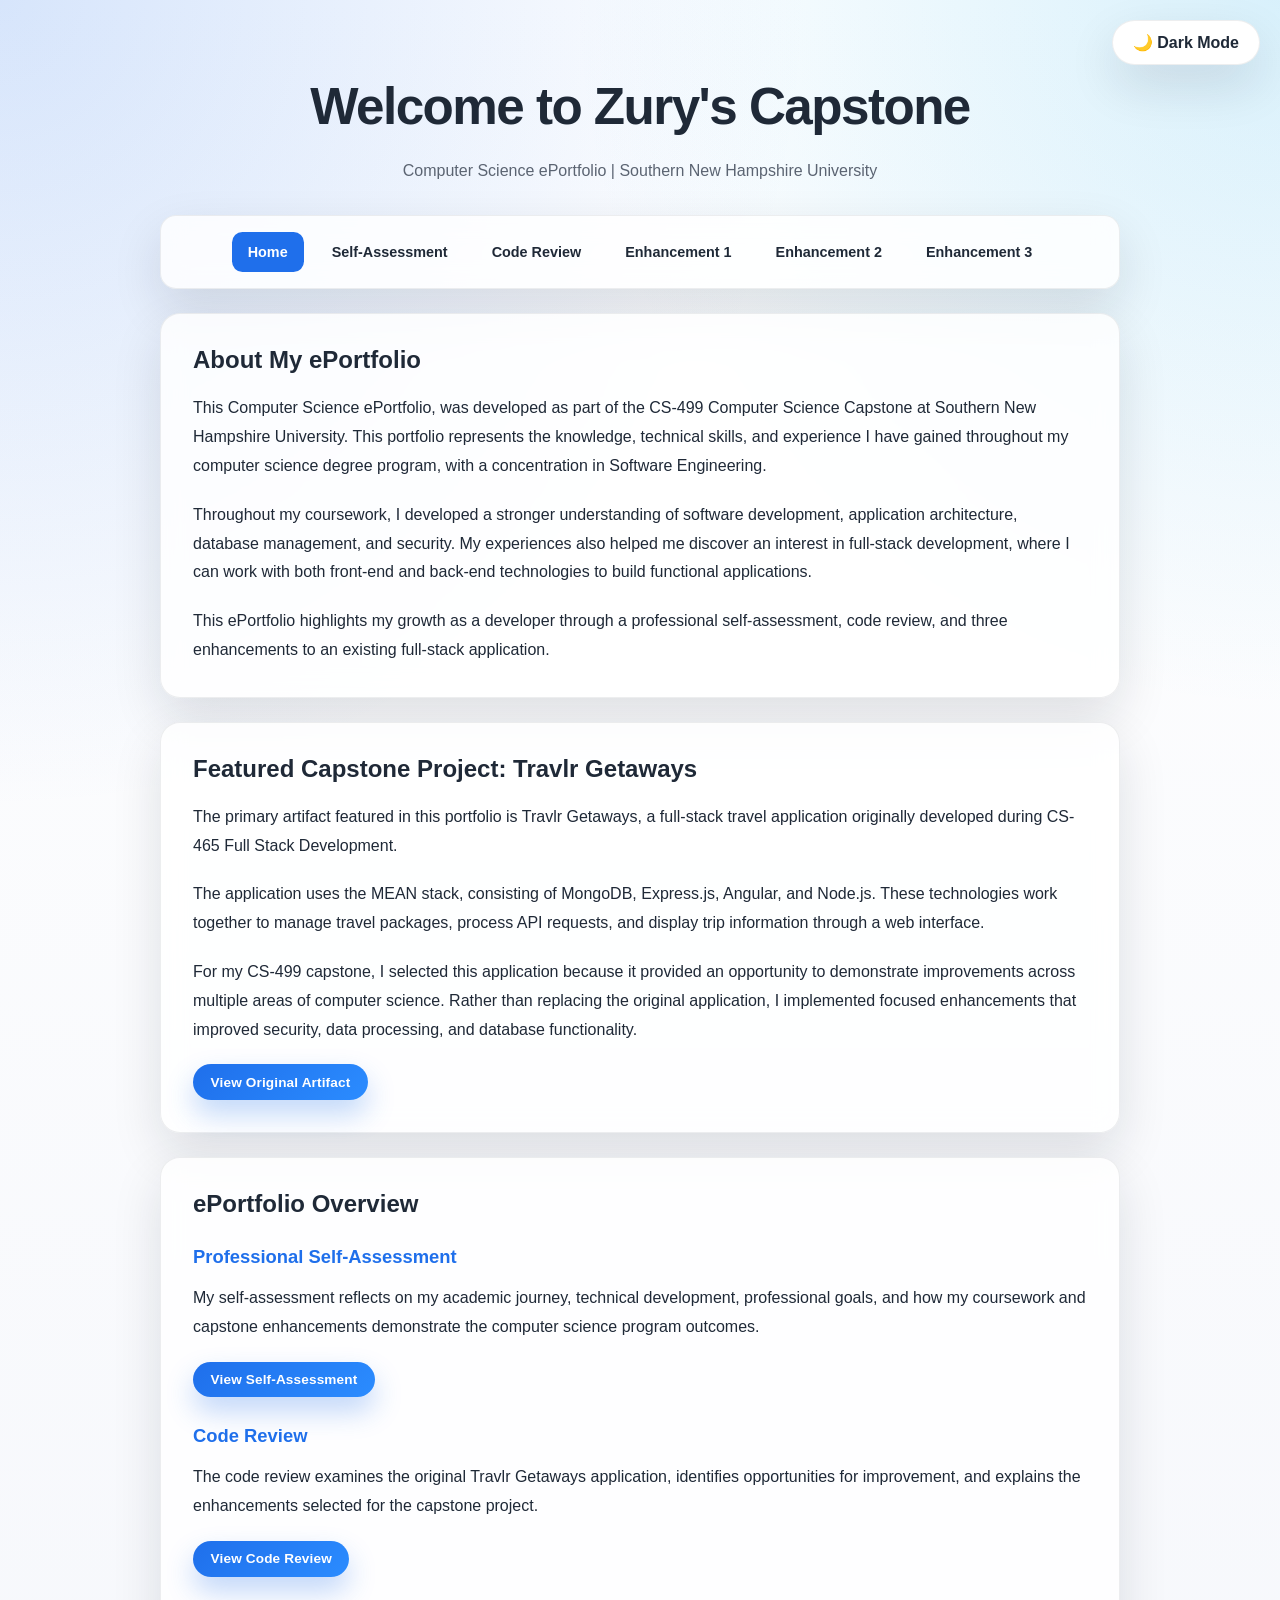
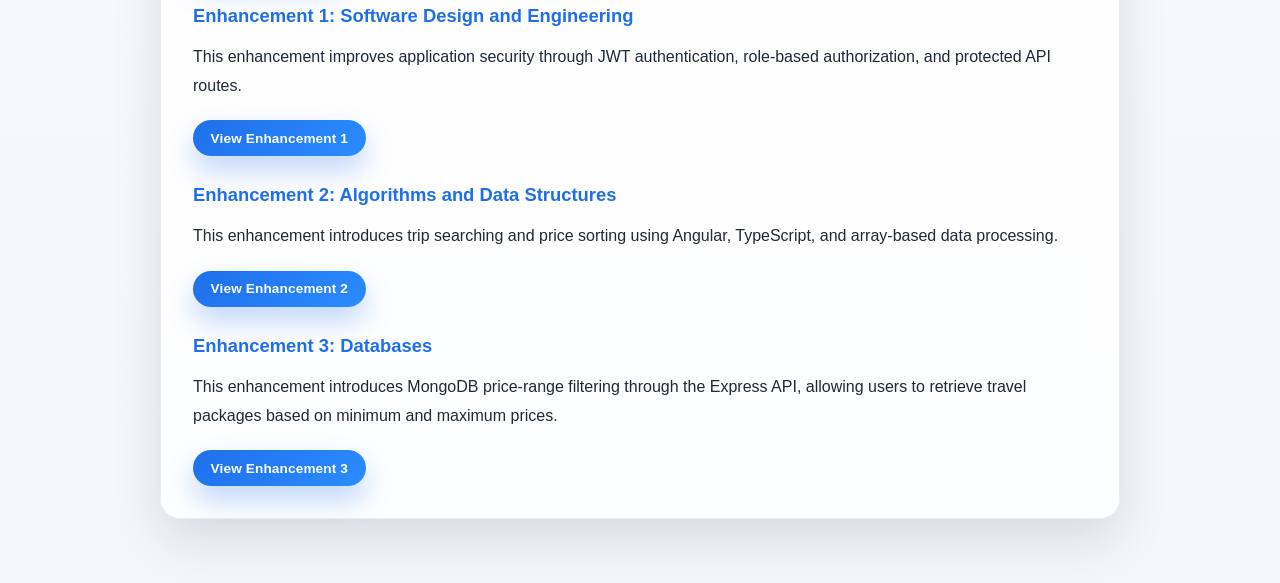
<file: index.html>
<!DOCTYPE html>
<html lang="en">

<head>
    <meta charset="UTF-8">
    <meta name="viewport"
          content="width=device-width, initial-scale=1.0">

    <title>Home | Zury's Capstone</title>

    <link rel="stylesheet" href="styles.css">
</head>

<body>

    <header>

        <h1 class="title">Welcome to Zury's Capstone</h1>

        <p class="subtitle">
            Computer Science ePortfolio |
            Southern New Hampshire University
        </p>

        <button
            id="theme-toggle"
            class="theme-toggle"
            type="button"
            aria-label="Switch color theme">
            🌙 Dark Mode
        </button>

        <nav class="navbar" aria-label="Main navigation">

            <a href="index.html"
               class="active"
               aria-current="page">
                Home
            </a>

            <a href="self-assessment.html">
                Self-Assessment
            </a>

            <a href="code-review.html">
                Code Review
            </a>

            <a href="enhancement-1.html">
                Enhancement 1
            </a>

            <a href="enhancement-2.html">
                Enhancement 2
            </a>

            <a href="enhancement-3.html">
                Enhancement 3
            </a>

        </nav>

    </header>

    <main>

        <!-- Welcome Section -->

        <section class="content-card">

            <h2>About My ePortfolio</h2>

            <p>
                This Computer Science ePortfolio, was
                developed as part of the CS-499 Computer
                Science Capstone at Southern New Hampshire
                University. This portfolio represents
                the knowledge, technical skills, and
                experience I have gained throughout
                my computer science degree program,
                with a concentration in Software Engineering.
            </p>

            <p>
                Throughout my coursework, I developed
                a stronger understanding of software
                development, application architecture,
                database management, and security.
                My experiences also helped me discover
                an interest in full-stack development,
                where I can work with both front-end
                and back-end technologies to build
                functional applications.
            </p>

            <p>
                This ePortfolio highlights my growth
                as a developer through a professional
                self-assessment, code review, and
                three enhancements to an existing
                full-stack application.
            </p>

        </section>


        <!-- Capstone Project -->

        <section class="content-card">

            <h2>Featured Capstone Project: Travlr Getaways</h2>

            <p>
                The primary artifact featured in this
                portfolio is Travlr Getaways, a full-stack
                travel application originally developed
                during CS-465 Full Stack Development.
            </p>

            <p>
                The application uses the MEAN stack,
                consisting of MongoDB, Express.js,
                Angular, and Node.js. These technologies
                work together to manage travel packages,
                process API requests, and display trip
                information through a web interface.
            </p>

            <p>
                For my CS-499 capstone, I selected this
                application because it provided an
                opportunity to demonstrate improvements
                across multiple areas of computer science.
                Rather than replacing the original
                application, I implemented focused
                enhancements that improved security,
                data processing, and database functionality.
            </p>

            <a
                href="https://github.com/Zmart027/CS-465-Full-Stack-Development-/tree/module7"
                class="button github-button"
                target="_blank"
                rel="noopener noreferrer">
                View Original Artifact
            </a>

        </section>


        <!-- Portfolio Overview -->

        <section class="content-card">

            <h2>ePortfolio Overview</h2>

            <h3>Professional Self-Assessment</h3>

            <p>
                My self-assessment reflects on my
                academic journey, technical development,
                professional goals, and how my coursework and
                capstone enhancements demonstrate the computer
                 science program outcomes.
            </p>

            <a href="self-assessment.html"
               class="button github-button">
                View Self-Assessment
            </a>


            <h3>Code Review</h3>

            <p>
                The code review examines the original
                Travlr Getaways application, identifies
                opportunities for improvement, and
                explains the enhancements selected
                for the capstone project.
            </p>

            <a href="code-review.html"
               class="button github-button">
                View Code Review
            </a>


            <h3>Enhancement 1: Software Design and Engineering</h3>

            <p>
                This enhancement improves application
                security through JWT authentication,
                role-based authorization, and
                protected API routes.
            </p>

            <a href="enhancement-1.html"
               class="button github-button">
                View Enhancement 1
            </a>


            <h3>Enhancement 2: Algorithms and Data Structures</h3>

            <p>
                This enhancement introduces trip
                searching and price sorting using
                Angular, TypeScript, and array-based
                data processing.
            </p>

            <a href="enhancement-2.html"
               class="button github-button">
                View Enhancement 2
            </a>


            <h3>Enhancement 3: Databases</h3>

            <p>
                This enhancement introduces MongoDB
                price-range filtering through the
                Express API, allowing users to
                retrieve travel packages based on
                minimum and maximum prices.
            </p>

            <a href="enhancement-3.html"
               class="button github-button">
                View Enhancement 3
            </a>

        </section>

    </main>

    <script src="theme.js"></script>

</body>
</html>
</file>
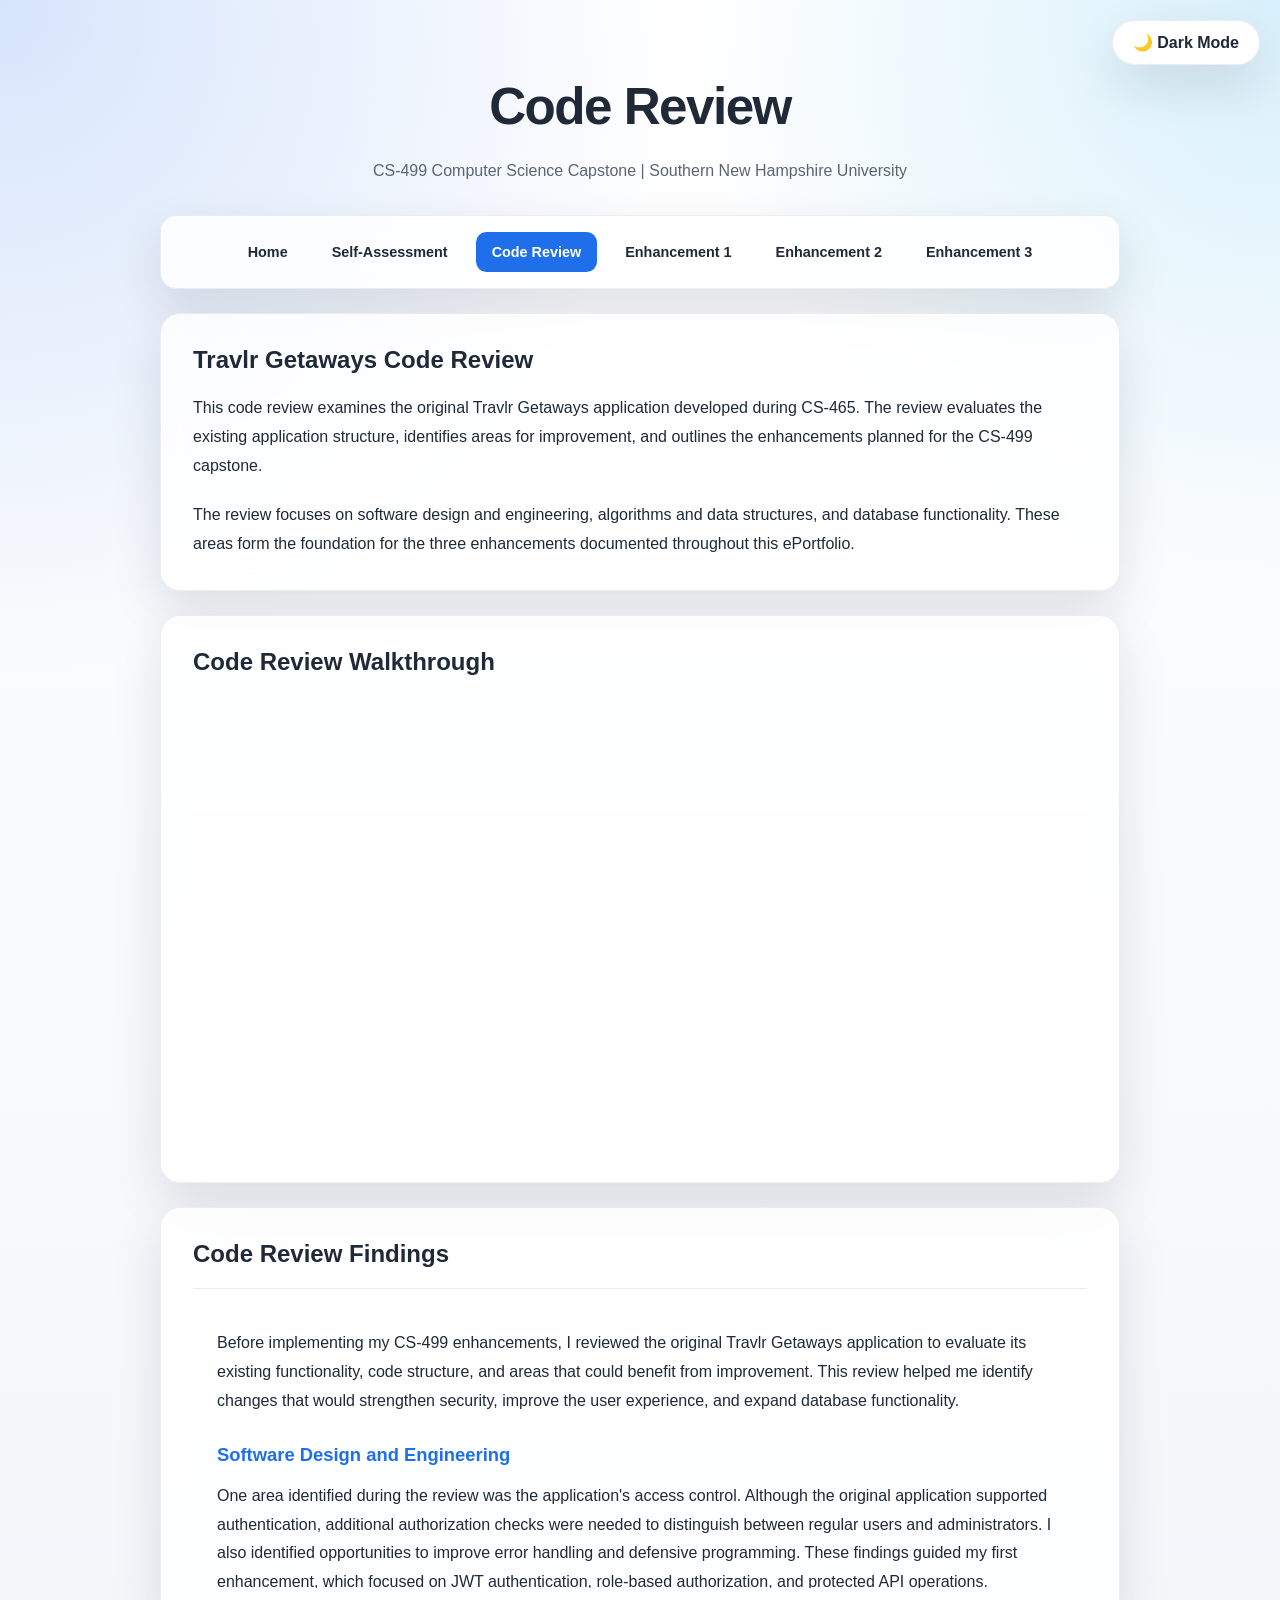
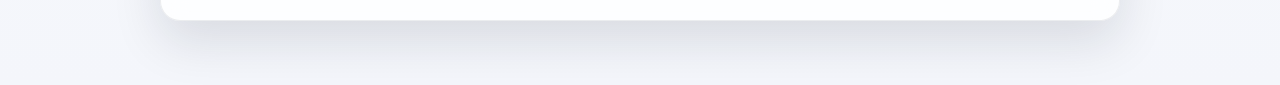
<file: code-review.html>
<!DOCTYPE html>
<html lang="en">

<head>
    <meta charset="UTF-8">
    <meta name="viewport" content="width=device-width, initial-scale=1.0">

    <title>Code Review | Zury's Capstone</title>

    <link rel="stylesheet" href="styles.css">
</head>

<body>

    <header>
        <h1 class="title">Code Review</h1>

        <p class="subtitle">
            CS-499 Computer Science Capstone |
            Southern New Hampshire University
        </p>

        <button id="theme-toggle" class="theme-toggle" type="button" aria-label="Switch color theme">
            🌙 Dark Mode
        </button>

        <nav class="navbar" aria-label="Main navigation">
            <a href="index.html">Home</a>

            <a href="self-assessment.html">
                Self-Assessment
            </a>

            <a href="code-review.html" class="active" aria-current="page">
                Code Review
            </a>

            <a href="enhancement-1.html">
                Enhancement 1
            </a>

            <a href="enhancement-2.html">
                Enhancement 2
            </a>

            <a href="enhancement-3.html">
                Enhancement 3
            </a>
        </nav>
    </header>

    <main>
        <section class="content-card">

            <h2>Travlr Getaways Code Review</h2>

            <p>
                This code review examines the original
                Travlr Getaways application developed
                during CS-465. The review evaluates
                the existing application structure,
                identifies areas for improvement,
                and outlines the enhancements planned
                for the CS-499 capstone.
            </p>

            <p>
                The review focuses on software design
                and engineering, algorithms and data
                structures, and database functionality.
                These areas form the foundation for
                the three enhancements documented
                throughout this ePortfolio.
            </p>

        </section>

        <section class="content-card">

            <h2>Code Review Walkthrough</h2>


            <iframe width="100%" height="450" src="https://www.youtube.com/embed/PY5qNLx3NuE"
                title="CS-499 Capstone Code Review" frameborder="0"
                allow="accelerometer; autoplay; clipboard-write; encrypted-media; gyroscope; picture-in-picture; web-share"
                referrerpolicy="strict-origin-when-cross-origin" allowfullscreen>
            </iframe>


        </section>

        <section class="content-card">

            <h2>Code Review Findings</h2>

            <div class="code-findings-scroll">

                <p>
                    Before implementing my CS-499 enhancements,
                    I reviewed the original Travlr Getaways
                    application to evaluate its existing
                    functionality, code structure, and areas
                    that could benefit from improvement.
                    This review helped me identify changes
                    that would strengthen security, improve
                    the user experience, and expand database
                    functionality.
                </p>

                <h3>Software Design and Engineering</h3>

                <p>
                    One area identified during the review was
                    the application's access control.
                    Although the original application supported
                    authentication, additional authorization
                    checks were needed to distinguish between
                    regular users and administrators.
                    I also identified opportunities to improve
                    error handling and defensive programming.
                    These findings guided my first enhancement,
                    which focused on JWT authentication,
                    role-based authorization, and protected
                    API operations.
                </p>

                <h3>Algorithms and Data Structures</h3>

                <p>
                    The original trip listing displayed available
                    travel packages but offered limited options
                    for organizing or locating specific trips.
                    I identified an opportunity to improve
                    usability by introducing search and sorting
                    functionality. My second enhancement
                    addresses this limitation by implementing
                    client-side trip searching and price sorting
                    using Angular and TypeScript.
                </p>

                <h3>Databases</h3>

                <p>
                    The original application retrieved trip
                    information from MongoDB without allowing
                    users to filter results by a selected
                    price range. I identified an opportunity
                    to extend the existing API to support
                    database-side filtering. My third
                    enhancement introduced minimum and maximum
                    price parameters and MongoDB comparison
                    operators to retrieve trips within a
                    specified price range.
                </p>

            </div>

        </section>
    </main>

    <script src="theme.js"></script>

</body>

</html>
</file>
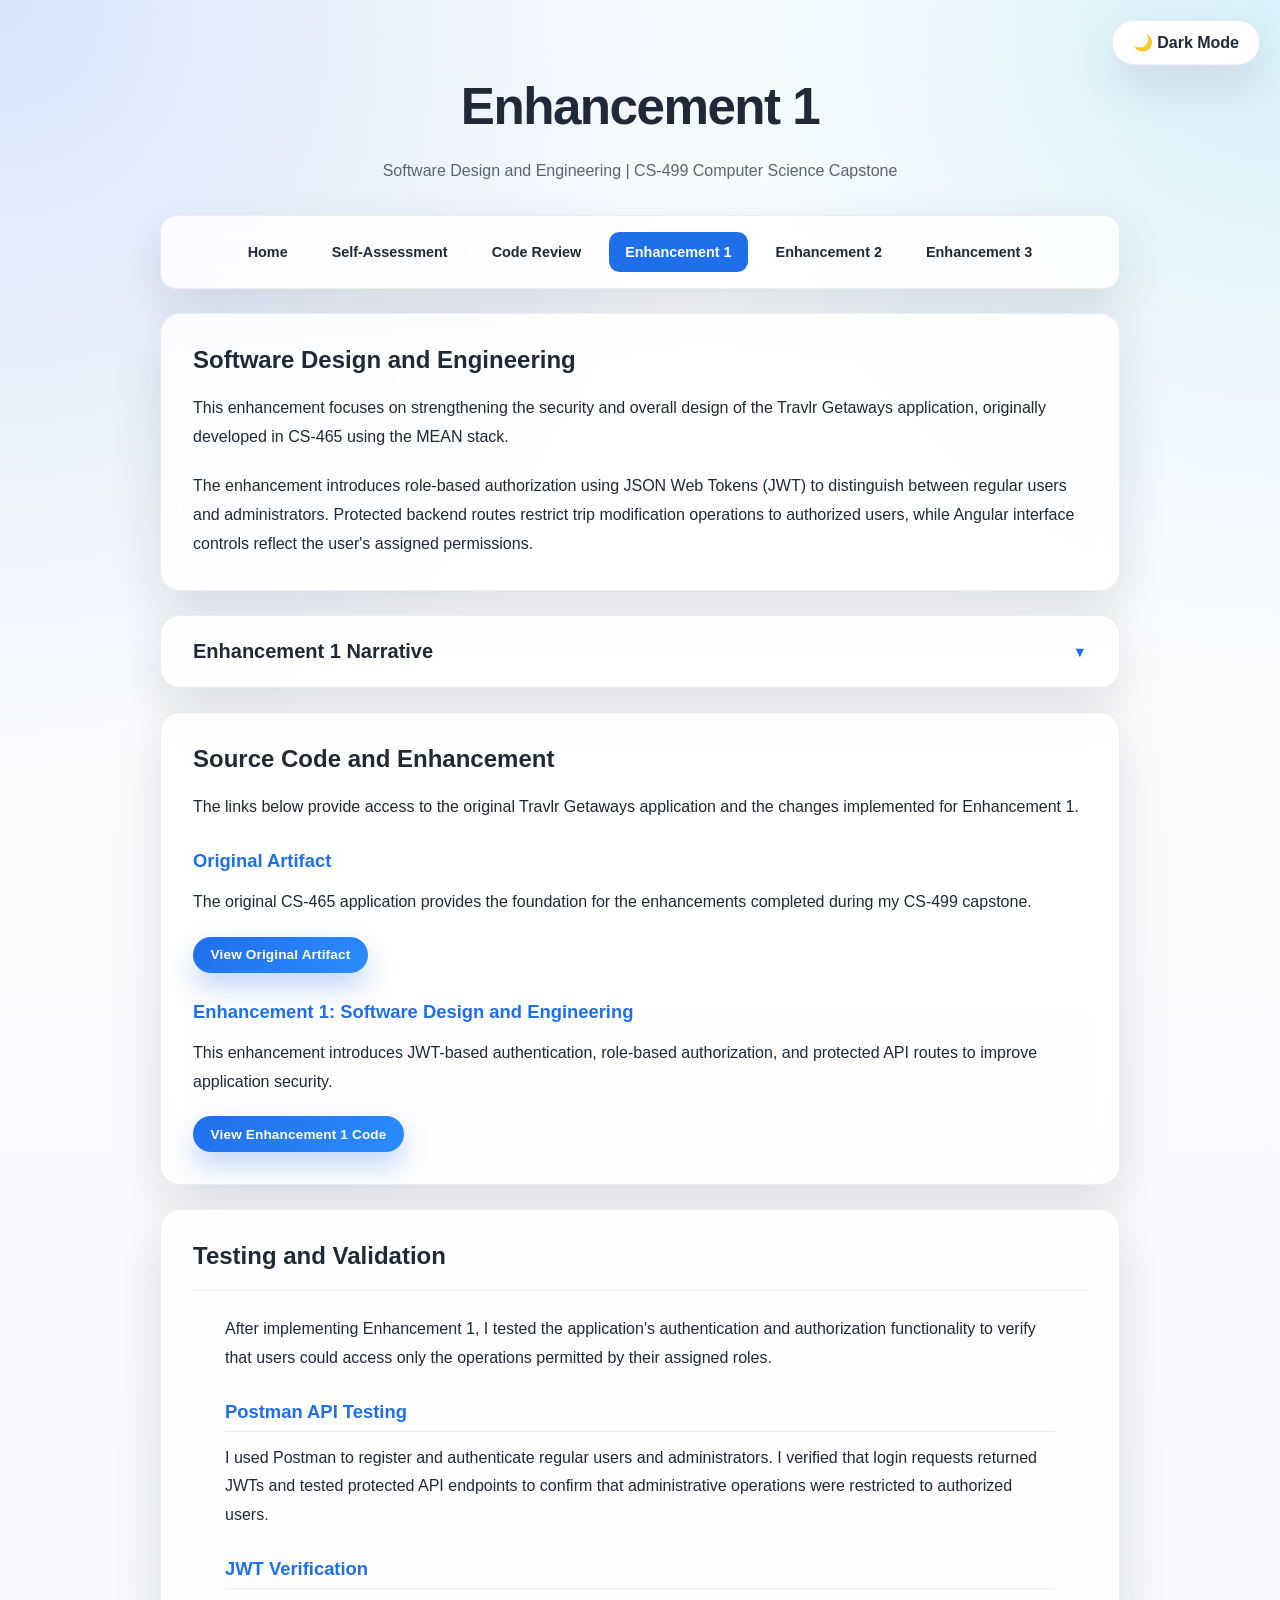
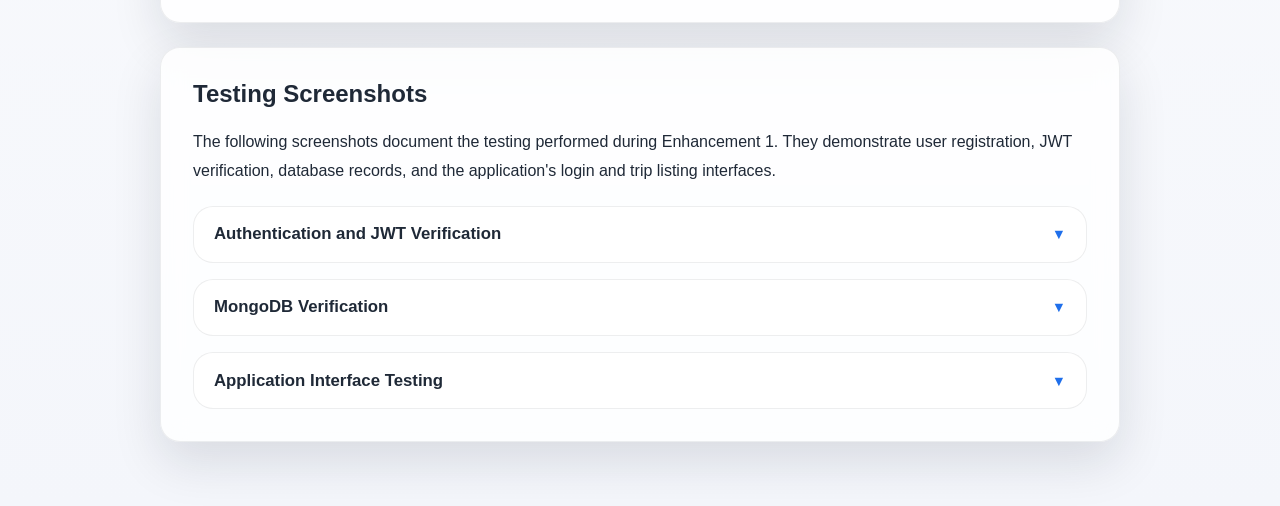
<file: enhancement-1.html>
<!DOCTYPE html>
<html lang="en">

<head>
    <meta charset="UTF-8">
    <meta name="viewport" content="width=device-width, initial-scale=1.0">

    <title>Enhancement 1 | Zury's Capstone</title>

    <link rel="stylesheet" href="styles.css">
</head>

<body>

    <header>
        <h1 class="title">Enhancement 1</h1>

        <p class="subtitle">
            Software Design and Engineering |
            CS-499 Computer Science Capstone
        </p>

        <button id="theme-toggle" class="theme-toggle" type="button" aria-label="Switch color theme">
            🌙 Dark Mode
        </button>

        <nav class="navbar" aria-label="Main navigation">
            <a href="index.html">Home</a>

            <a href="self-assessment.html">
                Self-Assessment
            </a>

            <a href="code-review.html">
                Code Review
            </a>

            <a href="enhancement-1.html" class="active" aria-current="page">
                Enhancement 1
            </a>

            <a href="enhancement-2.html">
                Enhancement 2
            </a>

            <a href="enhancement-3.html">
                Enhancement 3
            </a>
        </nav>
    </header>

    <main>

        <section class="content-card">

            <h2>Software Design and Engineering</h2>

            <p>
                This enhancement focuses on strengthening
                the security and overall design of the
                Travlr Getaways application, originally
                developed in CS-465 using the MEAN stack.
            </p>

            <p>
                The enhancement introduces role-based
                authorization using JSON Web Tokens (JWT)
                to distinguish between regular users
                and administrators. Protected backend
                routes restrict trip modification
                operations to authorized users, while
                Angular interface controls reflect
                the user's assigned permissions.
            </p>

        </section>

        <details class="content-card assessment-card">


            <summary> Enhancement 1 Narrative</summary>

            <div class="card-scroll">

                <h3>Artifact Description</h3>
                <p>
                    The artifact I selected for this enhancement
                    is the Travlr Getaways full-stack web
                    application, originally developed during
                    CS-465. The application uses the MEAN stack
                    to manage and display travel packages.
                </p>

                <h3>Justification for Inclusion</h3>

                <p>
                    I selected this artifact because it
                    demonstrated my ability to improve an
                    existing full-stack application rather
                    than developing an entirely new system.
                    For this enhancement, I strengthened
                    authentication and authorization by
                    implementing JWT-based access controls,
                    distinguishing regular users from
                    administrators, and protecting API
                    endpoints responsible for modifying
                    trip information.
                </p>

                <h3>Course Outcomes</h3>

                <p>
                    This enhancement demonstrates my ability
                    to apply software engineering practices
                    and develop a security mindset. By
                    implementing role-based authorization
                    and validating user permissions, I
                    addressed potential vulnerabilities
                    associated with unauthorized access
                    to application resources.
                </p>

                <h3>Reflection</h3>

                <p>
                    Enhancing Travlr Getaways helped me
                    better understand the relationship
                    between authentication, authorization,
                    and application security. I learned
                    that hiding administrative controls
                    in the Angular interface is not
                    sufficient to protect an application.
                    Authorization must also be enforced
                    on the backend to prevent unauthorized
                    API requests. I tested these changes
                    using Postman, JWT.io, and MongoDB
                    to verify authentication behavior,
                    token generation, and access restrictions.
                </p>
            </div>
        </details>


        <section class="content-card">

            <h2>Source Code and Enhancement</h2>

            <p>
                The links below provide access to the original
                Travlr Getaways application and the changes
                implemented for Enhancement 1.
            </p>

            <h3>Original Artifact</h3>

            <p>
                The original CS-465 application provides the
                foundation for the enhancements completed
                during my CS-499 capstone.
            </p>

            <a href="https://github.com/Zmart027/CS-465-Full-Stack-Development-/tree/module7"
                class="button github-button" target="_blank" rel="noopener noreferrer">
                View Original Artifact
            </a>

            <h3>Enhancement 1: Software Design and Engineering</h3>

            <p>
                This enhancement introduces JWT-based authentication,
                role-based authorization, and protected API routes
                to improve application security.
            </p>

            <a href="https://github.com/Zmart027/CS-465-Full-Stack-Development-/pull/1/changes"
                class="button github-button" target="_blank" rel="noopener noreferrer">
                View Enhancement 1 Code
            </a>

        </section>


        <section class="content-card">

            <h2>Testing and Validation</h2>

            <div class="card-scroll">

            <p>
                After implementing Enhancement 1, I tested
                the application's authentication and
                authorization functionality to verify that
                users could access only the operations
                permitted by their assigned roles.
            </p>

            <h3>Postman API Testing</h3>

            <p>
                I used Postman to register and authenticate
                regular users and administrators. I verified
                that login requests returned JWTs and tested
                protected API endpoints to confirm that
                administrative operations were restricted
                to authorized users.
            </p>

            <h3>JWT Verification</h3>

            <p>
                I used JWT.io to inspect the generated tokens
                and confirm that they contained the expected
                authentication information and role-related
                claims.
            </p>

            <h3>MongoDB Verification</h3>

            <p>
                I examined MongoDB records to confirm that
                registered user accounts were stored
                successfully. I also verified that
                administrative users could add and edit
                trip information, while regular users
                were limited to viewing trips.
            </p>

            <h3>Testing Results</h3>

            <p>
                These tests demonstrated that the enhanced
                application enforced role-based access
                restrictions and supported the intended
                authentication workflow. The testing also
                reinforced the importance of validating
                permissions on the backend rather than
                relying only on interface-level restrictions.
            </p>
            </div>

        </section>


        <!-- Enhancement 1 Testing Screenshots -->

        <section class="content-card">

            <h2>Testing Screenshots</h2>

            <p>
                The following screenshots document the testing
                performed during Enhancement 1. They demonstrate
                user registration, JWT verification, database
                records, and the application's login and trip
                listing interfaces.
            </p>


            <!-- Authentication and JWT Verification -->

            <details class="content-card assessment-card">

                <summary>Authentication and JWT Verification</summary>

                <div class="card-scroll">

                    <p>
                        I used Postman to register administrator and
                        regular user accounts through the application's
                        API. I then inspected the generated JSON Web
                        Tokens using JWT.io to verify that the token
                        payloads contained the expected user information
                        and assigned roles.
                    </p>

                    <figure class="testing-figure">

                        <img src="assets/enhancement1/admin-jwt-verification.png"
                            alt="Postman administrator registration and JWT.io token verification" loading="lazy">

                        <figcaption>
                            Figure 1. Administrator registration
                            through Postman and JWT verification
                            showing the admin role.
                        </figcaption>

                    </figure>

                    <figure class="testing-figure">

                        <img src="assets/enhancement1/user-jwt-verification.png"
                            alt="Postman regular user registration and JWT.io token verification" loading="lazy">

                        <figcaption>
                            Figure 2. Regular user registration
                            and JWT verification showing the
                            user role.
                        </figcaption>

                    </figure>

                </div>

            </details>


            <!-- MongoDB Verification -->

            <details class="content-card assessment-card">

                <summary>MongoDB Verification</summary>

                <div class="card-scroll">

                    <p>
                        I used MongoDB Compass to inspect the
                        application's users collection and verify
                        that both registered accounts were stored
                        with their corresponding roles. The records
                        also contain password hashes rather than
                        plaintext passwords.
                    </p>

                    <figure class="testing-figure">

                        <img src="assets/enhancement1/mongodb-user-records.png"
                            alt="MongoDB Compass displaying administrator and regular user records" loading="lazy">

                        <figcaption>
                            Figure 3. MongoDB Compass displaying
                            the administrator and regular user
                            records in the Travlr database.
                        </figcaption>

                    </figure>

                </div>

            </details>


            <!-- Application Interface Testing -->

            <details class="content-card assessment-card">

                <summary>Application Interface Testing</summary>

                <div class="card-scroll">

                    <p>
                        I also examined the Angular application's
                        login and trip listing interfaces while
                        testing the authentication workflow. These
                        screenshots document the interface used
                        during administrator and regular user testing.
                    </p>

                    <figure class="testing-figure">

                        <img src="assets/enhancement1/admin-login.png" alt="Travlr Getaways administrator login form"
                            loading="lazy">

                        <figcaption>
                            Figure 4. Administrator login form
                            in the Travlr Getaways application.
                        </figcaption>

                    </figure>

                    <figure class="testing-figure">

                        <img src="assets/enhancement1/trip-list-before-login.png"
                            alt="Travlr Getaways public trip listing page" loading="lazy">

                        <figcaption>
                            Figure 5. Trip listing page displaying
                            available travel packages before login.
                        </figcaption>

                    </figure>

                    <figure class="testing-figure">

                        <img src="assets/enhancement1/user-login.png" alt="Travlr Getaways regular user login form"
                            loading="lazy">

                        <figcaption>
                            Figure 6. Regular user login form
                            used during authentication testing.
                        </figcaption>

                    </figure>

                    <figure class="testing-figure">

                        <img src="assets/enhancement1/trip-list-user-view.png"
                            alt="Travlr Getaways trip listing during regular user testing" loading="lazy">

                        <figcaption>
                            Figure 7. Trip listing interface
                            captured during regular user testing.
                        </figcaption>

                    </figure>

                </div>

            </details>
        </section>

    </main>

    <script src="theme.js"></script>
    <script src="image-zoom.js"></script>

</body>

</html>
</file>
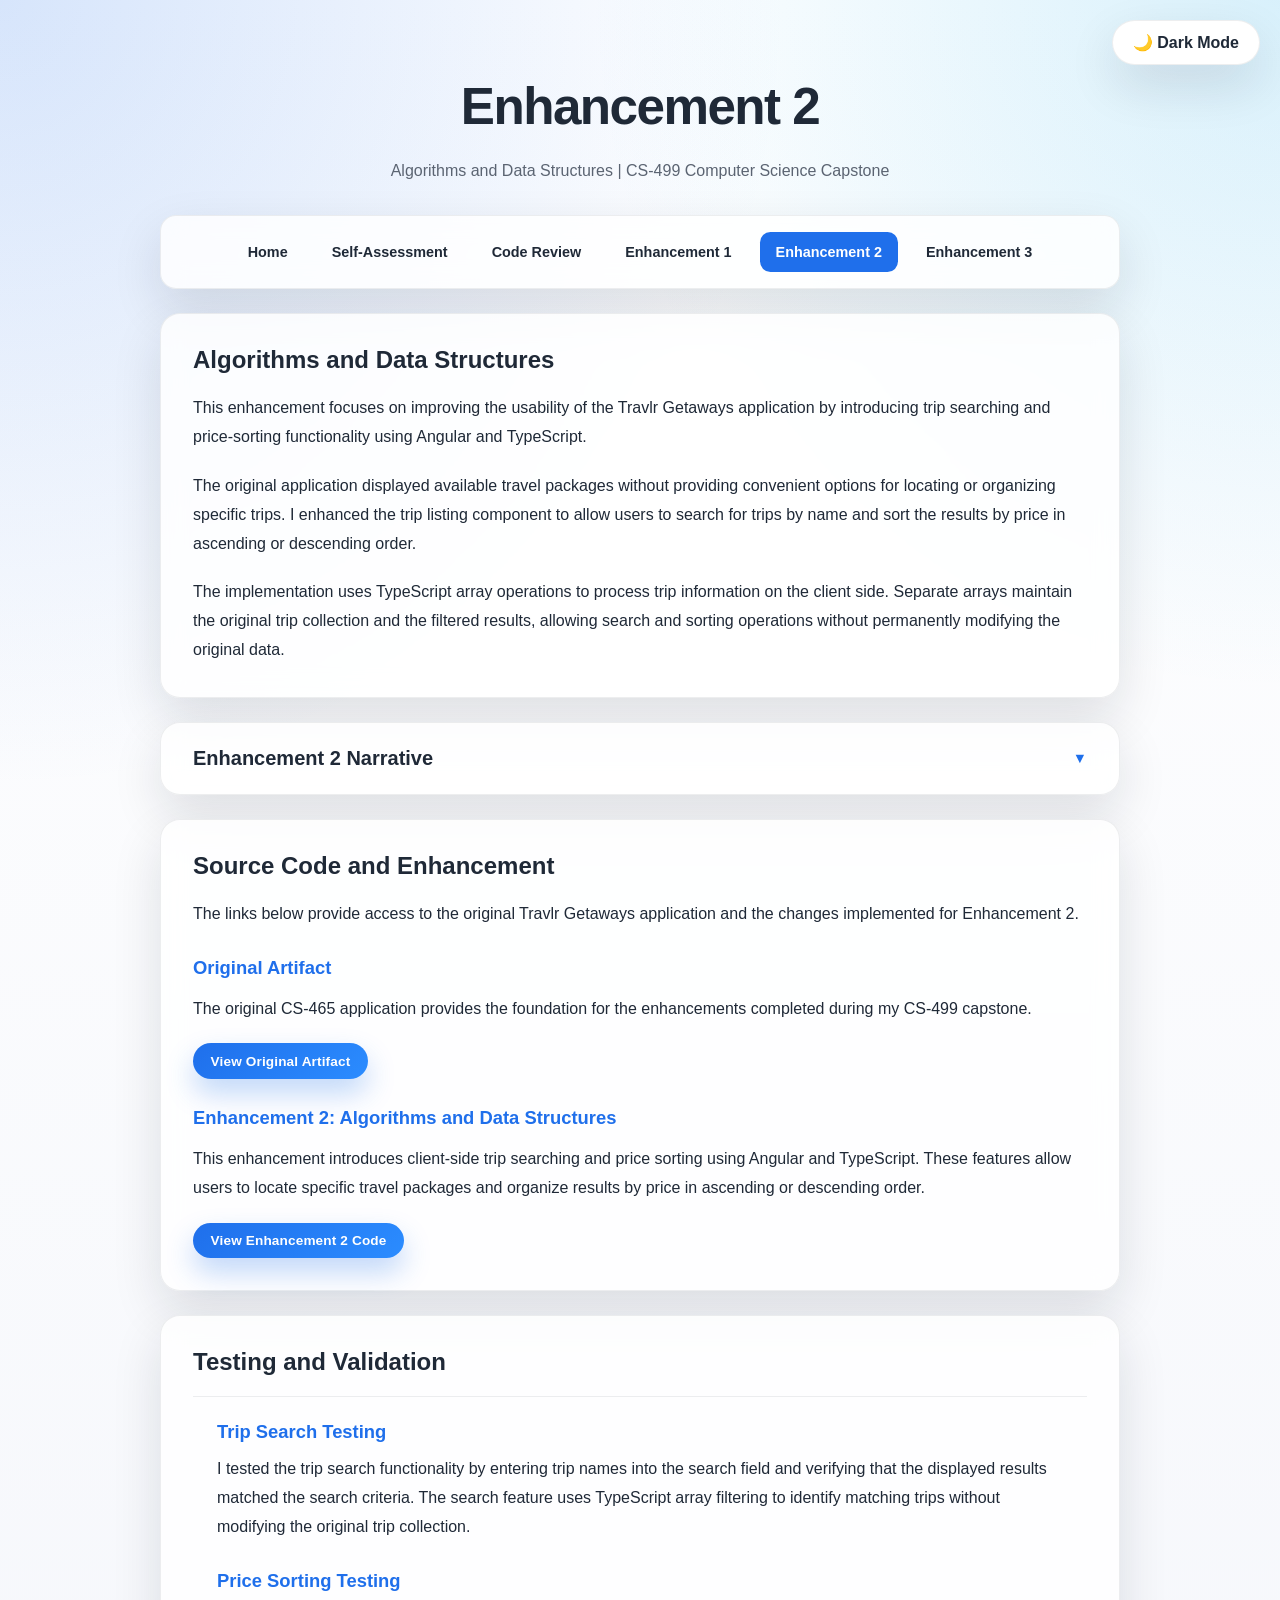
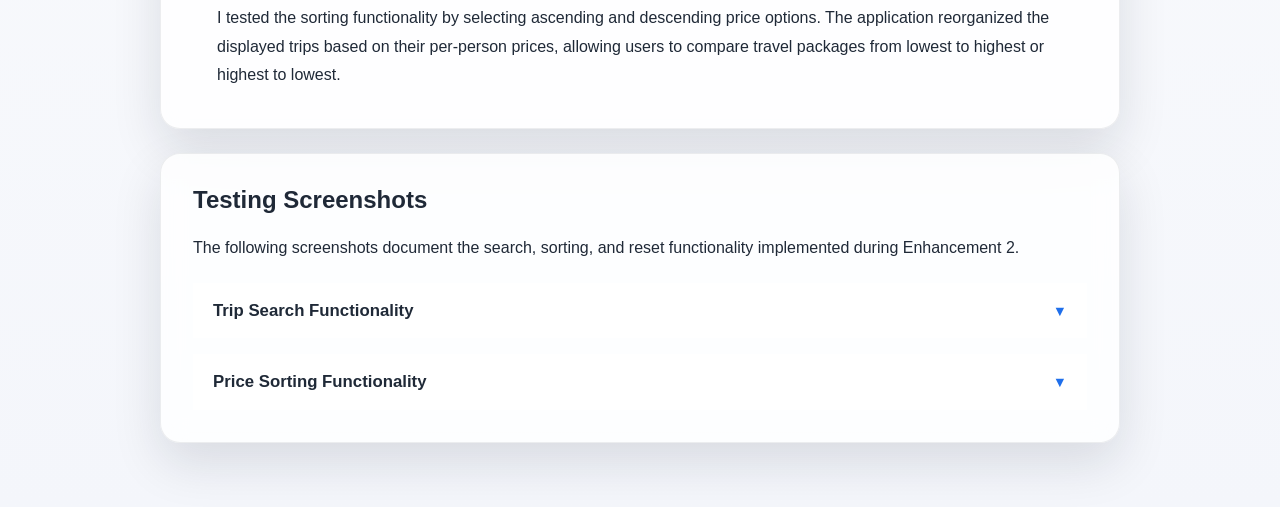
<file: enhancement-2.html>
<!DOCTYPE html>
<html lang="en">

<head>
    <meta charset="UTF-8">
    <meta name="viewport" content="width=device-width, initial-scale=1.0">

    <title>Enhancement 2 | Zury's Capstone</title>

    <link rel="stylesheet" href="styles.css">
</head>

<body>

    <header>

        <h1 class="title">Enhancement 2</h1>

        <p class="subtitle">
            Algorithms and Data Structures |
            CS-499 Computer Science Capstone
        </p>

        <button id="theme-toggle" class="theme-toggle" type="button" aria-label="Switch color theme">
            🌙 Dark Mode
        </button>

        <nav class="navbar" aria-label="Main navigation">

            <a href="index.html">Home</a>

            <a href="self-assessment.html">
                Self-Assessment
            </a>

            <a href="code-review.html">
                Code Review
            </a>

            <a href="enhancement-1.html">
                Enhancement 1
            </a>

            <a href="enhancement-2.html" class="active" aria-current="page">
                Enhancement 2
            </a>

            <a href="enhancement-3.html">
                Enhancement 3
            </a>

        </nav>

    </header>

    <main>

        <section class="content-card">

            <h2>Algorithms and Data Structures</h2>

            <p>
                This enhancement focuses on improving
                the usability of the Travlr Getaways
                application by introducing trip
                searching and price-sorting functionality
                using Angular and TypeScript.
            </p>

            <p>
                The original application displayed
                available travel packages without
                providing convenient options for
                locating or organizing specific trips.
                I enhanced the trip listing component
                to allow users to search for trips
                by name and sort the results by price
                in ascending or descending order.
            </p>

            <p>
                The implementation uses TypeScript
                array operations to process trip
                information on the client side.
                Separate arrays maintain the original
                trip collection and the filtered
                results, allowing search and sorting
                operations without permanently
                modifying the original data.
            </p>

        </section>


        <!-- Enhancement 2 Narrative -->

        <details class="content-card assessment-card">

            <summary>Enhancement 2 Narrative</summary>

            <div class="card-scroll">

                <h3>Artifact Description</h3>

                <p>
                    The artifact selected for this enhancement
                    is Travlr Getaways, a full-stack travel
                    application originally developed during
                    CS-465. The application uses the MEAN stack
                    (MongoDB, Express.js, Angular, and Node.js)
                    to manage and display travel packages.
                    I selected the Angular trip listing
                    component for this enhancement because
                    it provided an opportunity to improve
                    how users interact with trip information.
                </p>

                <h3>Justification for Inclusion</h3>

                <p>
                    I included this artifact in my ePortfolio
                    because it demonstrates my ability to apply
                    algorithmic principles and data structures
                    to an existing application. I implemented
                    trip searching and price sorting using
                    TypeScript array operations. The search
                    feature allows users to locate trips by
                    name, while the sorting feature organizes
                    results by price in ascending or descending
                    order.
                </p>

                <p>
                    To support these operations, I maintained
                    separate arrays for the original trip data
                    and the filtered results. This approach
                    allows users to change their search and
                    sorting selections without permanently
                    modifying the original trip collection.
                    I chose a client-side implementation
                    because it addressed the application's
                    requirements without introducing
                    unnecessary complexity.
                </p>

                <h3>Course Outcomes</h3>

                <p>
                    This enhancement supports the course
                    outcome focused on designing and evaluating
                    computing solutions using algorithmic
                    principles and appropriate computer
                    science practices. By implementing search
                    and sorting functionality, I demonstrated
                    how data processing techniques can improve
                    application usability while considering
                    maintainability and design trade-offs.
                </p>

                <h3>Reflection</h3>

                <p>
                    Completing this enhancement helped me
                    better understand how arrays and
                    conditional logic can be used to
                    manipulate and display application data.
                    One challenge was ensuring that searching
                    and sorting worked together without
                    unexpectedly changing the original trip
                    collection. Maintaining separate arrays
                    helped me organize the filtering logic
                    and preserve the original data.
                </p>

                <p>
                    This experience reinforced the importance
                    of testing multiple user interactions,
                    including applying search terms, changing
                    sorting options, and clearing filters.
                    It also showed me that relatively small
                    improvements can make an existing
                    application more functional and
                    user-friendly.
                </p>

            </div>

        </details>


        <!-- Source Code and Enhancement -->

        <section class="content-card">

            <h2>Source Code and Enhancement</h2>

            <p>
                The links below provide access to the original
                Travlr Getaways application and the changes
                implemented for Enhancement 2.
            </p>

            <h3>Original Artifact</h3>

            <p>
                The original CS-465 application provides the
                foundation for the enhancements completed
                during my CS-499 capstone.
            </p>

            <a href="https://github.com/Zmart027/CS-465-Full-Stack-Development-/tree/module7"
                class="button github-button" target="_blank" rel="noopener noreferrer">
                View Original Artifact
            </a>

            <h3>Enhancement 2: Algorithms and Data Structures</h3>

            <p>
                This enhancement introduces client-side trip
                searching and price sorting using Angular and
                TypeScript. These features allow users to locate
                specific travel packages and organize results
                by price in ascending or descending order.
            </p>

            <a href="https://github.com/Zmart027/CS-465-Full-Stack-Development-/pull/2/changes"
                class="button github-button" target="_blank" rel="noopener noreferrer">
                View Enhancement 2 Code
            </a>

        </section>

        <!-- Enhancement 2 Testing and Validation -->

        <section class="content-card">

            <h2>Testing and Validation</h2>

            <div class="testing-validation-scroll">

                <h3>Trip Search Testing</h3>

                <p>
                    I tested the trip search functionality by
                    entering trip names into the search field
                    and verifying that the displayed results
                    matched the search criteria. The search
                    feature uses TypeScript array filtering
                    to identify matching trips without
                    modifying the original trip collection.
                </p>

                <h3>Price Sorting Testing</h3>

                <p>
                    I tested the sorting functionality by
                    selecting ascending and descending price
                    options. The application reorganized the
                    displayed trips based on their per-person
                    prices, allowing users to compare travel
                    packages from lowest to highest or
                    highest to lowest.
                </p>

                <h3>Combined Search and Sorting</h3>

                <p>
                    I also tested the interaction between
                    searching and sorting to verify that
                    both features could operate together.
                    Applying a search term reduced the
                    displayed trip collection, while
                    selecting a sorting option organized
                    the matching results by price.
                </p>

                <h3>Clear and Reset Functionality</h3>

                <p>
                    Finally, I tested the Clear functionality
                    to ensure users could remove their
                    search criteria and return to the
                    original trip listing. These tests
                    helped verify that the new features
                    improved usability without affecting
                    the underlying trip data.
                </p>

            </div>

        </section>


        <!-- Enhancement 2 Testing Screenshots -->

        <section class="content-card">

            <h2>Testing Screenshots</h2>

            <p>
                The following screenshots document the
                search, sorting, and reset functionality
                implemented during Enhancement 2.
            </p>

            <!-- Trip Search -->

            <details class="assessment-card">

                <summary>Trip Search Functionality</summary>

                <div class="card-scroll">

                    <p>
                        This section demonstrates how the
                        application filters travel packages
                        based on a trip name entered by
                        the user.
                    </p>


                    <!-- Original Trip Listing -->

                    <figure class="testing-figure">
                        <img src="assets/enhancement2/trip-list-default.png"
                            alt="Travlr Getaways displaying the original trip listing" loading="lazy">

                        <figcaption>
                            Figure 1. Original trip listing before applying
                            search or sorting options.
                        </figcaption>
                    </figure>

                    <!-- Search Results -->

                    <figure class="testing-figure">
                        <img src="assets/enhancement2/trip-search-results.png"
                            alt="Trip search results displaying Gale Reef" loading="lazy">

                        <figcaption>
                            Figure 2. Trip search functionality filtering
                            the displayed results to Gale Reef.
                        </figcaption>
                    </figure>


                </div>

            </details>

            <!-- Price Sorting -->

            <details class="assessment-card">

                <summary>Price Sorting Functionality</summary>

                <div class="card-scroll">

                    <p>
                        These screenshots demonstrate how
                        users can sort travel packages
                        from lowest to highest price
                        or highest to lowest price.
                    </p>


                    <!-- Ascending Price Sorting -->

                    <figure class="testing-figure">
                        <img src="assets/enhancement2/trip-sort-price-ascending.png"
                            alt="Travel packages sorted from lowest to highest price" loading="lazy">

                        <figcaption>
                            Figure 3. Travel packages sorted by price
                            from lowest to highest using TypeScript
                            array sorting.
                        </figcaption>
                    </figure>

                    <!-- Descending Price Sorting -->

                    <figure class="testing-figure">
                        <img src="assets/enhancement2/trip-sort-price-descending.png"
                            alt="Travel packages sorted from highest to lowest price" loading="lazy">

                        <figcaption>
                            Figure 4. Travel packages sorted by price
                            from highest to lowest, demonstrating
                            dynamic reordering of trip data.
                        </figcaption>
                    </figure>


                </div>

            </details>

        </section>


    </main>

    <script src="theme.js"></script>
    <script src="image-zoom.js"></script>

</body>

</html>
</file>
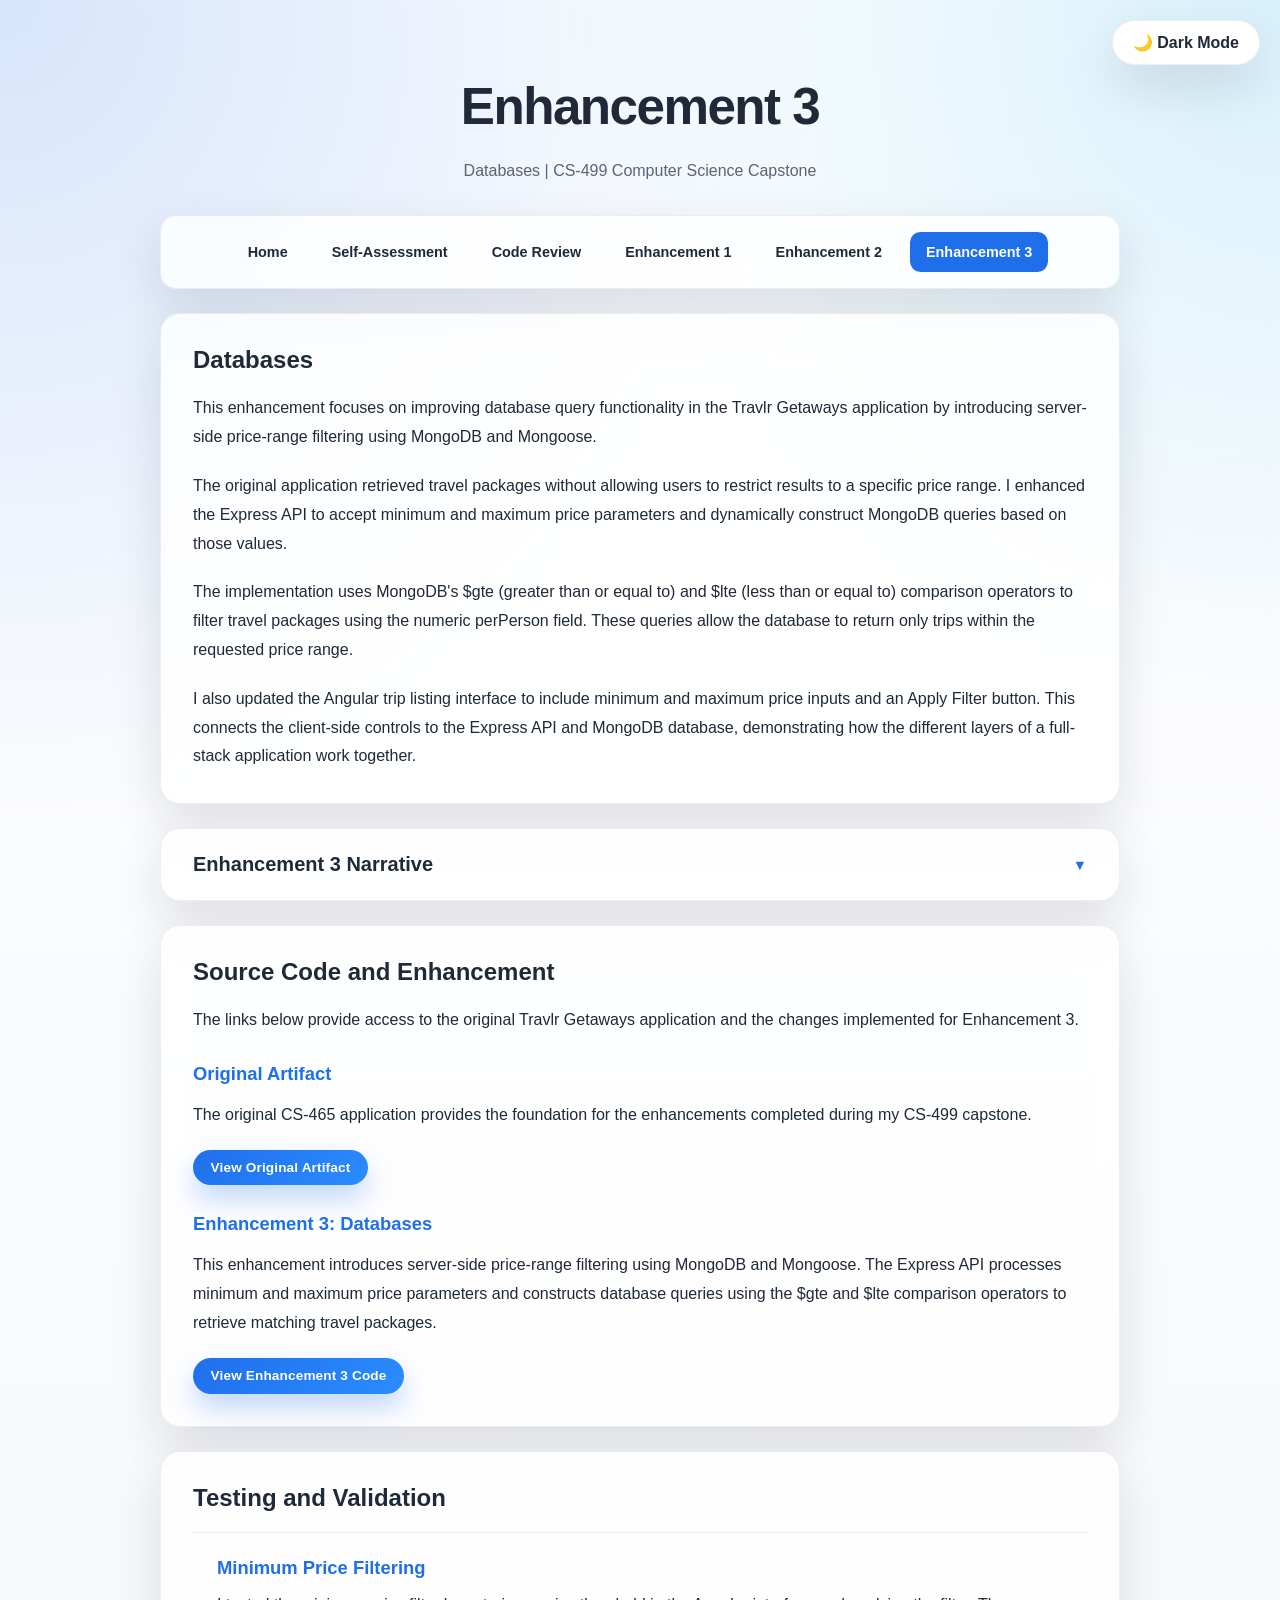
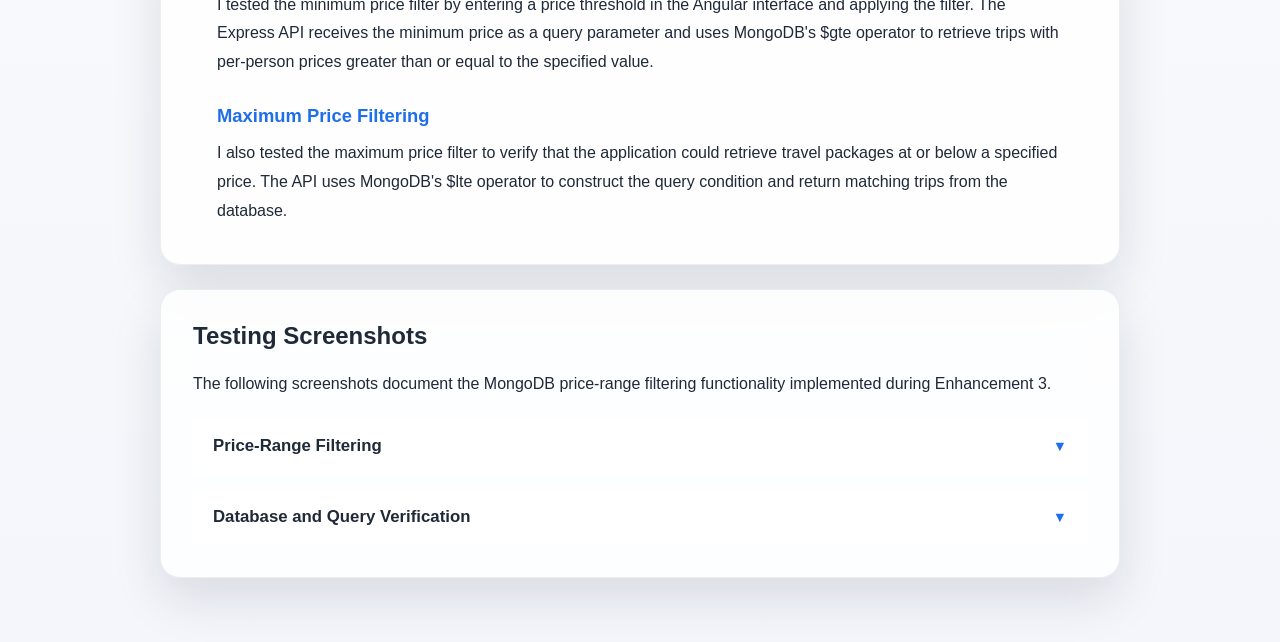
<file: enhancement-3.html>
<!DOCTYPE html>
<html lang="en">

<head>
    <meta charset="UTF-8">
    <meta name="viewport" content="width=device-width, initial-scale=1.0">

    <title>Enhancement 3 | Zury's Capstone</title>

    <link rel="stylesheet" href="styles.css">
</head>

<body>

    <header>

        <h1 class="title">Enhancement 3</h1>

        <p class="subtitle">
            Databases |
            CS-499 Computer Science Capstone
        </p>

        <button id="theme-toggle" class="theme-toggle" type="button" aria-label="Switch color theme">
            🌙 Dark Mode
        </button>

        <nav class="navbar" aria-label="Main navigation">

            <a href="index.html">Home</a>

            <a href="self-assessment.html">
                Self-Assessment
            </a>

            <a href="code-review.html">
                Code Review
            </a>

            <a href="enhancement-1.html">
                Enhancement 1
            </a>

            <a href="enhancement-2.html">
                Enhancement 2
            </a>

            <a href="enhancement-3.html" class="active" aria-current="page">
                Enhancement 3
            </a>

        </nav>

    </header>

    <main>

        <!-- Enhancement 3 Overview -->

        <section class="content-card">

            <h2>Databases</h2>

            <p>
                This enhancement focuses on improving
                database query functionality in the
                Travlr Getaways application by introducing
                server-side price-range filtering using
                MongoDB and Mongoose.
            </p>

            <p>
                The original application retrieved travel
                packages without allowing users to restrict
                results to a specific price range. I enhanced
                the Express API to accept minimum and maximum
                price parameters and dynamically construct
                MongoDB queries based on those values.
            </p>

            <p>
                The implementation uses MongoDB's
                $gte (greater than or equal to) and
                $lte (less than or equal to) comparison
                operators to filter travel packages
                using the numeric perPerson field.
                These queries allow the database to
                return only trips within the requested
                price range.
            </p>

            <p>
                I also updated the Angular trip listing
                interface to include minimum and maximum
                price inputs and an Apply Filter button.
                This connects the client-side controls
                to the Express API and MongoDB database,
                demonstrating how the different layers
                of a full-stack application work together.
            </p>

        </section>


        <!-- Enhancement 3 Narrative -->

        <details class="content-card assessment-card">

            <summary>Enhancement 3 Narrative</summary>

            <div class="card-scroll">

                <h3>Artifact Description</h3>

                <p>
                    The artifact selected for this enhancement
                    is Travlr Getaways, a full-stack travel
                    application originally developed during
                    CS-465. The application uses the MEAN stack
                    (MongoDB, Express.js, Angular, and Node.js)
                    to manage and display travel packages.
                    For this enhancement, I focused on improving
                    how the application retrieves trip data
                    from its MongoDB database.
                </p>

                <h3>Justification for Inclusion</h3>

                <p>
                    I included this artifact in my ePortfolio
                    because it demonstrates my ability to
                    design and implement database queries
                    that support application functionality.
                    I enhanced the Express API to accept
                    minimum and maximum price parameters
                    and used Mongoose to construct MongoDB
                    queries that return travel packages
                    within the requested price range.
                </p>

                <p>
                    The implementation uses MongoDB's $gte
                    and $lte comparison operators with the
                    numeric perPerson field. I also connected
                    the Angular price-filtering controls to
                    the API, allowing users to request
                    filtered results directly from the database.
                    This approach reduces unnecessary data
                    retrieval and demonstrates communication
                    between the client, server, and database.
                </p>

                <h3>Course Outcomes</h3>

                <p>
                    This enhancement supports the course
                    outcome focused on applying appropriate
                    computing techniques, skills, and tools
                    to develop solutions that accomplish
                    practical goals. By implementing dynamic
                    MongoDB queries and integrating them
                    with the Express API and Angular interface,
                    I demonstrated my ability to improve
                    database operations within an existing
                    full-stack application.
                </p>

                <h3>Reflection</h3>

                <p>
                    Completing this enhancement strengthened
                    my understanding of how data types and
                    query conditions affect database results.
                    One challenge was troubleshooting a problem
                    where applying minimum and maximum price
                    filters caused the displayed trips to
                    disappear unexpectedly.
                </p>

                <p>
                    I addressed this issue by reviewing the
                    price field's data type, validating the
                    values received from the API, and refining
                    the query logic. This experience reinforced
                    the importance of consistent data types,
                    defensive programming, and testing database
                    queries with different input values.
                </p>

            </div>

        </details>

        
<!-- Source Code and Enhancement -->

<section class="content-card">

    <h2>Source Code and Enhancement</h2>

    <p>
        The links below provide access to the original
        Travlr Getaways application and the changes
        implemented for Enhancement 3.
    </p>

    <h3>Original Artifact</h3>

    <p>
        The original CS-465 application provides the
        foundation for the enhancements completed
        during my CS-499 capstone.
    </p>

    <a href="https://github.com/Zmart027/CS-465-Full-Stack-Development-/tree/module7"
       class="button github-button"
       target="_blank"
       rel="noopener noreferrer">
        View Original Artifact
    </a>

    <h3>Enhancement 3: Databases</h3>

    <p>
        This enhancement introduces server-side
        price-range filtering using MongoDB and
        Mongoose. The Express API processes minimum
        and maximum price parameters and constructs
        database queries using the $gte and $lte
        comparison operators to retrieve matching
        travel packages.
    </p>

    <a href="https://github.com/Zmart027/CS-465-Full-Stack-Development-/pull/3/changes"
       class="button github-button"
       target="_blank"
       rel="noopener noreferrer">
        View Enhancement 3 Code
    </a>

</section>


<!-- Enhancement 3 Testing and Validation -->

<section class="content-card">

    <h2>Testing and Validation</h2>

    <div class="testing-validation-scroll">

        <h3>Minimum Price Filtering</h3>

        <p>
            I tested the minimum price filter by entering
            a price threshold in the Angular interface
            and applying the filter. The Express API
            receives the minimum price as a query
            parameter and uses MongoDB's $gte operator
            to retrieve trips with per-person prices
            greater than or equal to the specified value.
        </p>

        <h3>Maximum Price Filtering</h3>

        <p>
            I also tested the maximum price filter to
            verify that the application could retrieve
            travel packages at or below a specified
            price. The API uses MongoDB's $lte operator
            to construct the query condition and return
            matching trips from the database.
        </p>

        <h3>Combined Price-Range Filtering</h3>

        <p>
            I tested the minimum and maximum price
            inputs together to verify that the database
            returned trips within the selected range.
            Both comparison operators are applied to
            the perPerson field, allowing MongoDB to
            evaluate the lower and upper price limits
            in a single query.
        </p>

        <h3>Debugging and Data Validation</h3>

        <p>
            During testing, I encountered an issue where
            applying both price filters caused the trip
            listings to disappear unexpectedly. I
            investigated the problem by reviewing the
            MongoDB data, the perPerson schema field,
            and the values passed through the Express API.
        </p>

        <p>
            I refined the controller logic to convert
            the received price parameters into numbers
            before constructing the database query.
            I also incorporated error handling to
            provide appropriate HTTP responses when
            no matching trips are found or when a
            database operation fails.
        </p>

        <h3>Testing Results</h3>

        <p>
            After correcting the filtering logic, the
            application successfully retrieved travel
            packages within the requested price range.
            This confirmed that the Angular controls,
            Express API, Mongoose queries, and MongoDB
            database were communicating correctly.
        </p>

    </div>

</section>


<!-- Enhancement 3 Testing Screenshots -->

<section class="content-card">

    <h2>Testing Screenshots</h2>

    <p>
        The following screenshots document the
        MongoDB price-range filtering functionality
        implemented during Enhancement 3.
    </p>

    <!-- Price-Range Filtering -->

    <details class="assessment-card">

        <summary>Price-Range Filtering</summary>

        <div class="card-scroll">

            <p>
                These screenshots demonstrate how the
                Angular interface allows users to apply
                minimum and maximum price filters and
                retrieve matching travel packages.
            </p>

            <!-- Default Trip Listing -->

            <figure class="testing-figure">

                <img
                    src="assets/enhancement3/price-filter-default.png"
                    alt="Original trip listing with price filtering controls" loading="lazy">

                <figcaption>
                    Figure 1. Original trip listing
                    displaying available travel packages
                    before applying price filters.
                </figcaption>

            </figure>

            <!-- Minimum Price Filtering -->

            <figure class="testing-figure">

                <img
                    src="assets/enhancement3/price-filter-minimum.png"
                    alt="Travel packages filtered using a minimum price" loading="lazy">

                <figcaption>
                    Figure 2. Minimum price filtering
                    displaying travel packages priced
                    at $2,000 or higher.
                </figcaption>

            </figure>

            <!-- Maximum Price Filtering -->

            <figure class="testing-figure">

                <img
                    src="assets/enhancement3/price-filter-maximum.png"
                    alt="Travel packages filtered using a maximum price" loading="lazy">

                <figcaption>
                    Figure 3. Maximum price filtering
                    displaying travel packages priced
                    at $1,200 or lower.
                </figcaption>

            </figure>

            <!-- Combined Price-Range Filtering -->

            <figure class="testing-figure">

                <img
                    src="assets/enhancement3/price-filter-range.png"
                    alt="Travel packages filtered between two price limits" loading="lazy">

                <figcaption>
                    Figure 4. Combined price-range filtering
                    displaying travel packages between
                    $1,000 and $2,000.
                </figcaption>

            </figure>

        </div>

    </details>

    <!-- Database and Query Verification -->

    <details class="assessment-card">

        <summary>Database and Query Verification</summary>

        <div class="card-scroll">

            <p>
                These screenshots demonstrate how
                MongoDB stores trip prices and how
                the Express API uses comparison
                operators to filter travel packages.
            </p>

            <!-- MongoDB Trip Records -->

            <figure class="testing-figure">

                <img
                    src="assets/enhancement3/mongodb-trip-price-records.png"
                    alt="MongoDB Compass displaying numeric trip prices" loading="lazy">

                <figcaption>
                    Figure 5. MongoDB Compass displaying
                    trip documents with numeric perPerson
                    values used for price-range filtering.
                </figcaption>

            </figure>

        </div>

    </details>

</section>


    </main>

    <script src="theme.js"></script>
    <script src="image-zoom.js"></script>

</body>

</html>
</file>
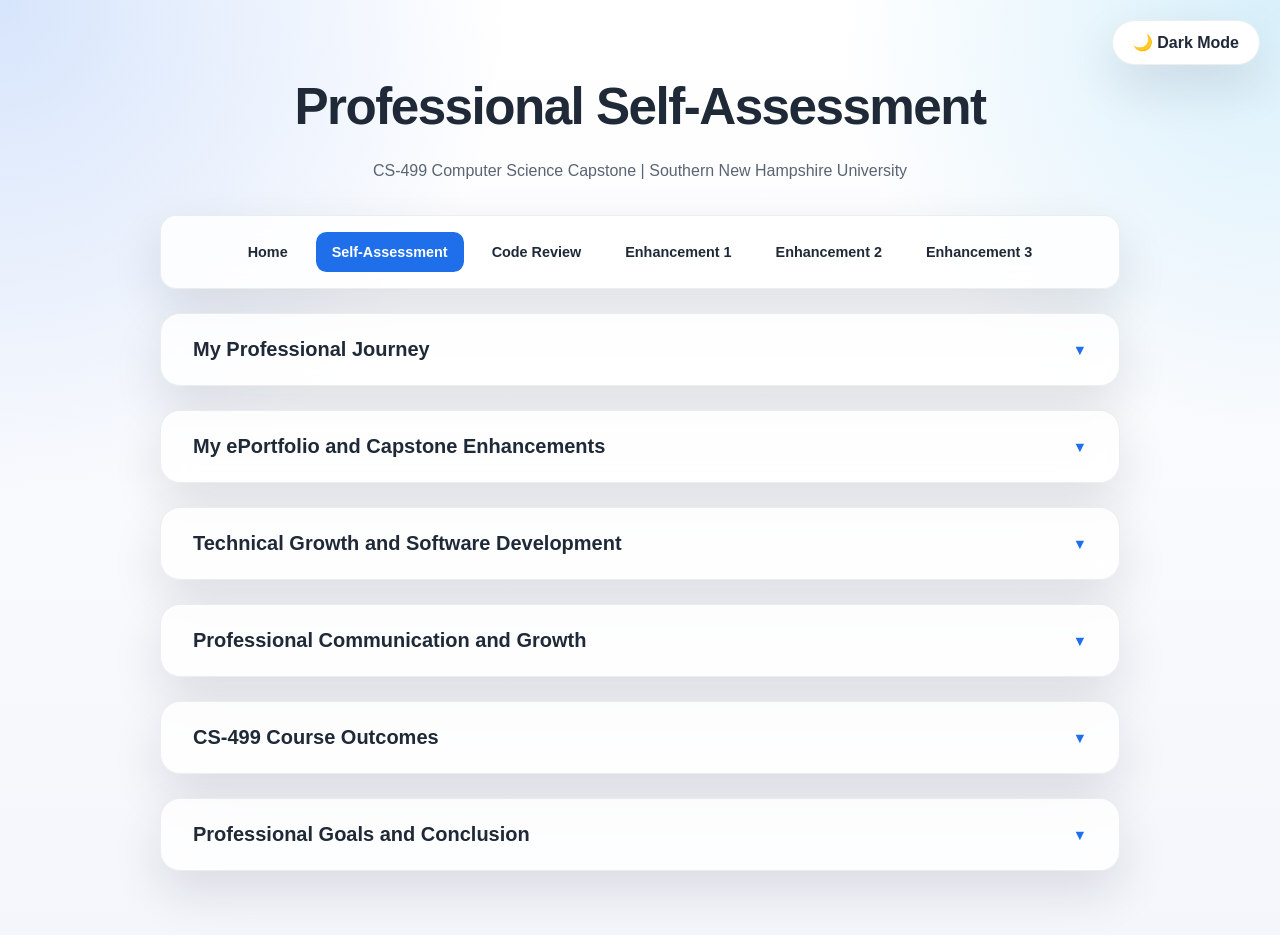
<file: self-assessment.html>
<!DOCTYPE html>
<html lang="en">

<head>
    <meta charset="UTF-8">
    <meta name="viewport" content="width=device-width, initial-scale=1.0">

    <title>Professional Self-Assessment | Zury's Capstone</title>

    <link rel="stylesheet" href="styles.css">
</head>

<body>
    <header>
        <h1 class="title">Professional Self-Assessment</h1>

        <p class="subtitle">
            CS-499 Computer Science Capstone |
            Southern New Hampshire University
        </p>

        <button id="theme-toggle" class="theme-toggle" type="button" aria-label="Switch color theme">
            🌙 Dark Mode
        </button>

        <nav class="navbar" aria-label="Main navigation">
            <a href="index.html">Home</a>

            <a href="self-assessment.html" class="active" aria-current="page">
                Self-Assessment
            </a>

            <a href="code-review.html">Code Review</a>

            <a href="enhancement-1.html">Enhancement 1</a>

            <a href="enhancement-2.html">Enhancement 2</a>

            <a href="enhancement-3.html">Enhancement 3</a>
        </nav>
    </header>

    <main>
        <details class="content-card assessment-card">
            <summary>My Professional Journey</summary>

            <div class="card-scroll">

                <p>
                    My journey through the Computer Science program at Southern
                    New Hampshire University (SNHU) has been one of continuous
                    learning, persistence, and discovering where my interests fit
                    within the technology industry. When I first enrolled, I knew
                    very little about computer science and was not entirely sure
                    whether it was the right career path for me. My curiosity
                    initially came from my fiancé, who works in the field, and
                    my interest in understanding what made his profession so
                    engaging. At the time, I was also pursuing a certificate in
                    data analytics and considering how those skills might be
                    applied in different industries, including healthcare. As I
                    progressed through the program, my understanding of
                    computer science expanded beyond programming languages and
                    individual assignments. I became interested in how applications
                    are structured, how their components communicate, and how
                    development decisions affect the final product. This interest
                    became more focused during CS-465, where working with a
                    full-stack application helped me recognize the career
                    direction I wanted to pursue.
                </p>

            </div>

        </details>

        <details class="content-card assessment-card">
            <summary>My ePortfolio and Capstone Enhancements</summary>

            <div class="card-scroll">

                <p>
                    This ePortfolio represents the technical knowledge
                    and practical experience I developed throughout
                    the program, with particular focus on software
                    design and engineering, algorithms, and data
                    structures, and databases. For my CS-499 Capstone,
                    I selected Travlr Getaways, a travel application
                    originally developed in CS-465 using the MEAN
                    stack (MongoDB, Express.js, Angular, Node.js).
                    I chose this artifact because it demonstrates
                    how the frontend, backend, API endpoints, and
                    database work together within a single application.
                    Rather than developing an entirely new project,
                    I revisited the original code to identify areas
                    that could be improved.
                </p>

                <p>
                    My first enhancement focused on strengthening
                    application security through JSON Web Token
                    (JWT) authentication and role-based authorization.
                    The second introduced trip searching and price
                    sorting using Angular and TypeScript, while the
                    third implemented database-side price filtering
                    using MongoDB queries. Together, these enhancements
                    demonstrate my ability to evaluate existing code,
                    implement functionality across different application
                    layers, and troubleshoot issues that arise when
                    components interact.
                </p>

            </div>

        </details>

        <details class="content-card assessment-card">
            <summary>Technical Growth and Software Development</summary>

            <div class="card-scroll">

                <p>
                    Throughout my time and coursework at SNHU, I have
                    gained a better understanding of software development
                    practices that extend beyond writing functional code.
                    One concept I particularly enjoyed learning was
                    object-oriented programming (OOP), because it showed me
                    how classes, objects, encapsulation, and inheritance can
                    help me organize code into reusable and maintainable
                    components. I also developed a greater appreciation for
                    the Software Development Life Cycle (SDLC), including
                    requirements analysis, design, implementation, testing,
                    and maintenance.
                </p>

                <p>
                    Before entering the program, I viewed programming
                    primarily as writing instructions that a computer
                    could execute. I now recognize that developing
                    software requires planning, evaluating design
                    choices, and considering how changes may affect
                    the application over time. This shift in
                    perspective has influenced how I approach
                    technical problems and has encouraged me to
                    think about maintainability rather than focusing
                    only on whether the code works.
                </p>

            </div>

        </details>

        <details class="content-card assessment-card">
            <summary>Professional Communication and Growth</summary>

            <div class="card-scroll">

                <p>
                    My academic experience also helped me strengthen
                    my professional communication skills. Although
                    most coursework was completed individually,
                    discussion assignments provided opportunities
                    to exchange perspectives and respond to classmates'
                    ideas. Occasionally, when someone responded to
                    my original discussion post, I continued the
                    conversation rather than allowing it to end
                    after the required responses. These interactions
                    helped me become more comfortable explaining
                    my reasoning and considering viewpoints different
                    from my own.
                </p>

                <p>
                    Outside of technical knowledge, one of the most
                    significant challenges I faced was balancing
                    school with full-time employment and my child's
                    school and extracurricular activities. Managing
                    these responsibilities required consistency,
                    organization, and the ability to prioritize
                    competing commitments. Completing this degree
                    is a major accomplishment in itself, but I also believe
                    that each completed module and course deserves recognition
                    as a smaller victory that contributed to
                    reaching this point.
                </p>

            </div>

        </details>

        <details class="content-card assessment-card">
            <summary>CS-499 Course Outcomes</summary>

            <div class="outcomes-container">

                <details class="outcome-dropdown">
                    <summary>Course Outcome 1:
                        Collaboration and Organizational Decision-Making
                    </summary>

                    <div class="outcome-content">

                        <p>
                            The Computer Science program helped me understand
                            how collaboration, technical communication, and
                            code review contribute to informed decision-making
                            in software development. Although I did not
                            participate in formal group development projects,
                            weekly discussions allowed me to exchange ideas
                            with classmates and practice communicating
                            technical concepts.
                        </p>

                        <p>
                            During CS-499, I applied a structured review
                            process to the original Travlr Getaways application
                            before implementing my enhancements. I examined
                            the existing authentication and authorization
                            logic, identified limitations in error handling
                            and application functionality, and documented
                            potential improvements. Conducting the review
                            before modifying the code allowed me to identify and
                            prioritize potential improvements while considering
                            how each enhancement could affect the existing 
                            application.
                        </p>
                    </div>
                </details>

                <details class="outcome-dropdown">

                    <summary>Course Outcome 2:
                        Professional Communication
                    </summary>

                    <div class="outcome-content">

                        <p>
                            Throughout the program, I became confident
                            in my ability to communicate information clearly
                            and professionally. This growth is reflected in
                            my written coursework, technical explanations,
                            and CS-499 deliverables.
                        </p>

                        <p>
                            For my capstone, I prepared a recorded code review
                            explaining the structure of the original Travlr
                            Getaways application, identifying weaknesses,
                            and describing my proposed enhancements. I also
                            developed three written enhancement narratives
                            documenting the changes I implemented, the
                            challenges I encountered, and the technical
                            knowledge demonstrated through each improvement.
                            My ePortfolio brings these materials together
                            through a navigable website with project
                            descriptions and source code links.
                        </p>
                    </div>
                </details>

                <details class="outcome-dropdown">

                    <summary>Course Outcome 3:
                        Algorithms and Data Structures
                    </summary>

                    <div class="outcome-content">

                        <p>
                            My second enhancement demonstrates how
                            algorithmic principles can improve application
                            functionality and the user experience. I
                            implemented trip searching and price sorting
                            within the Angular administrative interface
                            using TypeScript array operations.
                        </p>

                        <p>
                            The search functionality evaluates trip
                            information based on user input, while the
                            sorting feature uses numerical comparisons to
                            organize trips by price in ascending or
                            descending order. I maintained separate arrays
                            for the original trip data and filtered results,
                            allowing users to change search and sorting
                            selections without permanently modifying the
                            original collection. I selected a straightforward
                            client-side implementation because it addressed
                            the application's requirements without adding
                            unnecessary complexity.
                        </p>
                    </div>
                </details>

                <details class="outcome-dropdown">

                    <summary>Course Outcome 4:
                        Computing Techniques, Tools, and Industry Value
                    </summary>

                    <div class="outcome-content">

                        <p>
                            Working with Travlr Getaways strengthened my
                            ability to use established development tools
                            and techniques to implement practical software
                            improvements. The MEAN stack required me to
                            understand how Angular components communicate
                            with backend services, how Express.js processes
                            API requests, and how MongoDB stores and retrieves
                            application data.
                        </p>

                        <p>
                            My third enhancement introduced minimum and
                            maximum price filtering. I updated the Angular
                            service to send price values through HTTP query
                            parameters and modified the Express controller
                            to construct MongoDB queries using the $gte and
                            $lte comparison operators. During testing, I
                            discovered inconsistencies betwteen the numeric
                            price type defined in the Mongoose schema and
                            some existing MongoDB records that stored prices 
                            as strings. Resolving this inconsistency reinforced
                            the importance of consistency between application
                            models and stored data.
                        </p>
                    </div>
                </details>

                <details class="outcome-dropdown">

                    <summary>Course Outcome 5:
                        Security Mindset
                    </summary>

                    <div class="outcome-content">

                        <p>
                            My first enhancement allowed me to apply
                            security principles by strengthening access
                            controls within Travlr Getaways. Although the
                            original application included JWT authentication,
                            it did not adequately distinguish between regular
                            users and administrators when protecting trip
                            modification operations.
                        </p>

                        <p>
                            I introduced user roles and implemented
                            authorization checks within the backend to
                            restrict administrative functionality. I also
                            updated the Angular interface so that regular
                            users could view available trips without being
                            presented with administrative controls.
                            I learned that frontend restrictions alone do
                            not provide sufficient security because API
                            endpoints can be accessed independently of the
                            interface. I used Postman, JWT.io, and MongoDB
                            to examine authentication tokens, verify user
                            information, and test access permissions for
                            different account types.
                        </p>

                    </div>

                </details>
            </div>
        </details>

        <details class="content-card assessment-card">
            <summary>Professional Goals and Conclusion</summary>

            <div class="card-scroll">

                <p>
                    Completing the Computer Science program at
                    Southern New Hampshire University has helped
                    me develop clearer professional direction
                    and a greater appreciation for the work involved
                    in creating reliable software. My goal is to
                    pursue a career in full-stack development,
                    particularly because I enjoy designing interfaces
                    that are intuitive and user-friendly while also
                    understanding how the underlying systems function.
                    I have always been interested in learning how
                    things work and connect, and full-stack development
                    allows me to explore that interest across multiple
                    layers of an application.
                </p>

                <p>
                    Moving forward, I plan to continue developing my
                    technical skills and expanding my knowledge of
                    Agile practices, cybersecurity, data analytics,
                    and computer hardware. I recognize that computer
                    science is constantly evolving and the continuous
                    learning will remain an important part of my career.
                    Looking back, I am proud not only of completing
                    the program but also of the smaller accomplishments,
                    challenges, and lessons that brought me here.
                    This ePortfolio represents the progress I have made
                    from someone treading in unfamiliar territory to
                    someone more confident and capable in the field
                    of computer science.
            </div>
        </details>

    </main>

    <script src="theme.js"></script>
</body>

</html>
</file>
<file: styles.css>
/* =========================================
   CS-499 CAPSTONE PORTFOLIO
   Light and Dark Mode
   ========================================= */

/* LIGHT MODE - DEFAULT */
:root {
    color-scheme: light;

    --bg: #f4f6fb;
    --surface: rgba(255, 255, 255, 0.82);
    --surface-strong: #ffffff;

    --text: #1f2937;
    --muted: #5b6472;

    --accent: #1f6feb;
    --accent-hover: #1558b0;

    --border: rgba(31, 41, 55, 0.08);
    --shadow: 0 20px 50px rgba(15, 23, 42, 0.12);

    --glow-left: rgba(31, 111, 235, 0.18);
    --glow-right: rgba(14, 165, 233, 0.16);
    --background-top: #ffffff;
}

/* DARK MODE */
:root[data-theme="dark"] {
    color-scheme: dark;

    --bg: #0b1220;
    --surface: rgba(24, 35, 54, 0.9);
    --surface-strong: #192538;

    --text: #edf3ff;
    --muted: #bac9df;

    --accent: #85baff;
    --accent-hover: #b4d5ff;

    --border: rgba(185, 205, 235, 0.18);
    --shadow: 0 20px 50px rgba(0, 0, 0, 0.3);

    --glow-left: rgba(31, 111, 235, 0.16);
    --glow-right: rgba(14, 165, 233, 0.10);
    --background-top: #111b2d;
}


/* =========================================
   GLOBAL STYLES
   ========================================= */

* {
    box-sizing: border-box;
}

html {
    scroll-behavior: smooth;
}

body {
    margin: 0;
    min-height: 100vh;

    font-family: "Segoe UI", Tahoma, Arial, sans-serif;

    color: var(--text);

    background:
        radial-gradient(
            circle at top left,
            var(--glow-left),
            transparent 32%
        ),
        radial-gradient(
            circle at top right,
            var(--glow-right),
            transparent 28%
        ),
        linear-gradient(
            180deg,
            var(--background-top) 0%,
            var(--bg) 100%
        );

    transition:
        background-color 250ms ease,
        color 250ms ease;
}

/* =========================================
   PAGE LAYOUT
   ========================================= */

header,
main {
    width: min(960px, calc(100% - 2rem));
    margin-left: auto;
     margin-right: auto;
}

header {
    position: relative;
    padding: 5rem 0 1.5rem;
    text-align: center;
}

.title {
    margin: 0 0 1.5rem;

    font-size: clamp(2rem, 4vw, 3.5rem);
    line-height: 1.05;
    letter-spacing: -0.03em;
}

main {
    display: grid;
    gap: 1.5rem;
    justify-items: center;

    padding: 0 0 4rem;
}

/* =========================================
   PROJECT LINKS
   ========================================= */

.project-list {
    list-style: none;

    margin: 0;
    padding: 1rem;

    width: min(720px, 100%);

    display: grid;
    gap: 0.75rem;
}

.project-list li {
    margin: 0;
}

.project-list a {
    display: block;

    padding: 1rem 1.25rem;

     border: 1px solid var(--border);
    border-radius: 1rem;

    background: var(--surface);
    color: var(--text);

    text-decoration: none;
    font-weight: 600;

    box-shadow: var(--shadow);
    backdrop-filter: blur(12px);

    transition:
        transform 180ms ease,
        box-shadow 180ms ease,
        border-color 180ms ease,
        color 180ms ease;
}

.project-list a:hover,
.project-list a:focus-visible {
    transform: translateY(-2px);

    border-color: var(--accent);

    box-shadow:
        0 24px 60px rgba(15, 23, 42, 0.16);

    color: var(--accent-hover);

    outline: none;
}

/* =========================================
   IMAGE GALLERY
   ========================================= */

.gallery {
    display: grid;
    place-items: center;

    width: min(100%, 420px);

    padding: 1rem;

    border: 1px solid var(--border);
    border-radius: 1.5rem;

    background: var(--surface);

     box-shadow: var(--shadow);
    backdrop-filter: blur(12px);
}

.gallery img {
    display: block;

    width: min(100%, 320px);
    aspect-ratio: 1 / 1;

    object-fit: cover;

    border-radius: 1.1rem;

    border: 1px solid var(--border);
}

/* =========================================
   GENERAL BUTTONS
   ========================================= */

.button {
    appearance: none;

    display: inline-block;

    border: 0;
    border-radius: 999px;

    padding: 0.9rem 1.5rem;

    background:
        linear-gradient(135deg, #1f6feb, #2b8cff);

    color: #ffffff;

    font: inherit;
    font-weight: 700;
    letter-spacing: 0.01em;

    text-decoration: none;

    cursor: pointer;

    box-shadow:
        0 14px 28px rgba(31, 111, 235, 0.28);

    transition:
        transform 180ms ease,
        box-shadow 180ms ease,
         filter 180ms ease;
}

.button:hover,
.button:focus-visible {
    transform: translateY(-2px);

    box-shadow:
        0 18px 32px rgba(31, 111, 235, 0.34);

    filter: brightness(1.03);

    outline: 3px solid var(--accent);
    outline-offset: 3px;
}

.button:active {
    transform: translateY(0);
}

/* =========================================
   LIGHT / DARK MODE TOGGLE
   ========================================= */

.theme-toggle {
    position: fixed;
    top: 20px;
    right: 20px;
    z-index: 1000;

    appearance: none;

    display: inline-flex;
    align-items: center;
    justify-content: center;

    padding: 0.75rem 1.25rem;

    border: 1px solid var(--border);
    border-radius: 999px;

    background: var(--surface-strong);
    color: var(--text);

    font: inherit;
    font-weight: 600;

    cursor: pointer;

    box-shadow: var(--shadow);

      transition:
        background-color 180ms ease,
        color 180ms ease,
        transform 180ms ease,
        border-color 180ms ease;
}

.theme-toggle:hover {
    transform: translateY(-2px);

    color: var(--accent-hover);
    border-color: var(--accent);
}

.theme-toggle:focus-visible {
    outline: 3px solid var(--accent);
    outline-offset: 3px;
}

.theme-toggle:active {
    transform: translateY(0);
}

/* =========================================
   RESPONSIVE DESIGN
   ========================================= */

@media (max-width: 640px) {

    header {
        padding-top: 2.5rem;
    }

    .title {
        font-size: 2rem;
    }

    .project-list {
        padding: 0;
    }

    .project-list a {
        padding: 0.95rem 1rem;
    }

    .gallery {
        padding: 0.75rem;
    }

     .theme-toggle {
    top: 12px;
    right: 12px;
    width: auto;
    max-width: none;
    }
}

/* =========================================
   ACCESSIBILITY
   ========================================= */

@media (prefers-reduced-motion: reduce) {

    html {
        scroll-behavior: auto;
    }

    *,
    *::before,
    *::after {
        transition-duration: 0.01ms !important;
        animation-duration: 0.01ms !important;
    }
}


/* =========================================
   PORTFOLIO NAVIGATION
   ========================================= */

.subtitle {
    margin: 0 0 2rem;
    color: var(--muted);
    font-size: 1rem;
    line-height: 1.6;
}

.navbar {
    display: flex;
    justify-content: center;
    align-items: center;
    flex-wrap: wrap;

    gap: 0.75rem;

    width: 100%;
    margin-top: 2rem;
    padding: 1rem;

    border: 1px solid var(--border);
    border-radius: 1rem;

    background: var(--surface);
    box-shadow: var(--shadow);
    backdrop-filter: blur(12px);
}

.navbar a {
    display: inline-block;
    padding: 0.75rem 1rem;

    border-radius: 0.65rem;

    color: var(--text);
    text-decoration: none;
    font-size: 0.9rem;
    font-weight: 600;

    transition:
        background-color 180ms ease,
        color 180ms ease,
        transform 180ms ease;
}

.navbar a:hover {
    background: var(--surface-strong);
    color: var(--accent-hover);
    transform: translateY(-2px);
}

.navbar a.active {
    background: #1f6feb;
    color: #ffffff;
}

.navbar a:focus-visible {
    outline: 3px solid var(--accent);
    outline-offset: 3px;
}

/* MOBILE NAVIGATION */

@media (max-width: 640px) {
    .navbar {
        gap: 0.5rem;
        padding: 0.75rem;
    }

    .navbar a {
        flex: 1 1 auto;
        padding: 0.7rem 0.85rem;
        text-align: center;
        font-size: 0.85rem;
    }
}


/* =========================================
   CONTENT CARDS
   ========================================= */

.content-card {
    width: 100%;
    padding: 2rem;

    border: 1px solid var(--border);
    border-radius: 1.25rem;

    background: var(--surface);
    box-shadow: var(--shadow);
    backdrop-filter: blur(12px);

    text-align: left;
}

.content-card h2 {
    margin-top: 0;
    margin-bottom: 1.25rem;

    color: var(--text);
    font-size: 1.5rem;
}

.content-card p {
    color: var(--text);
    line-height: 1.8;
    margin-bottom: 1.25rem;
}

.content-card p:last-child {
    margin-bottom: 0;
}

@media (max-width: 640px) {
    .content-card {
        padding: 1.25rem;
    }
}


/* Collapsible self-assessment cards */

.assessment-card {
    padding: 0;
    overflow: hidden;
}

/* Clickable heading */
.assessment-card > summary {
    padding: 1.5rem 2rem;
    font-size: 1.25rem;
    font-weight: bold;
    color: var(--text);
    cursor: pointer;
    list-style: none;
    display: flex;
    justify-content: space-between;
    align-items: center;
}

/* Hide the browser's default arrow */
.assessment-card > summary::-webkit-details-marker {
    display: none;
}

/* Add our own dropdown arrow */
.assessment-card > summary::after {
    content: "▼";
    font-size: 0.9rem;
    color: var(--accent);
}

/* Turn the arrow when the card opens */
.assessment-card[open] > summary::after {
    transform: rotate(180deg);
}

/* Shared scrollable sections */
.card-scroll,
.code-findings-scroll,
.testing-validation-scroll {
    display: block;
    width: 100%;
    max-height: 300px;
    overflow-y: auto;
    padding: 1.5rem;
    border-top: 1px solid var(--border);
    scrollbar-color: var(--accent) transparent;
    scrollbar-width: thin;
}

/* Narrative cards retain their wider padding */
.card-scroll {
    padding: 1.5rem 2rem;
}

/* Paragraph spacing */
.card-scroll p {
    line-height: 1.8;
    margin-top: 0;
    margin-bottom: 1.25rem;
}

.card-scroll p:last-child {
    margin-bottom: 0;
}


/* Course outcome headings */

.card-scroll h3 {
    color: var(--accent);
    font-size: 1.15rem;
    margin-top: 1.75rem;
    margin-bottom: 1rem;
    padding-bottom: 0.5rem;
    border-bottom: 1px solid var(--border);
}

.card-scroll h3:first-child {
    margin-top: 0;
}


/* Code review video */

.code-review-video {
    display: block;
    width: 100%;
    max-width: 100%;
    height: auto;
    border-radius: 0.75rem;
    margin-top: 1rem;
    border: 1px solid var(--border);
    box-shadow: var(--shadow);
}


/* Code review findings headings */

.content-card h3 {
    color: var(--accent);
    font-size: 1.15rem;
    margin-top: 1.75rem;
    margin-bottom: 0.75rem;
}

.content-card h3:first-child {
    margin-top: 0;
}

 
/* Smaller GitHub buttons */

.github-button {
    padding: 0.65rem 1.1rem;
    font-size: 0.85rem;
}


/* =========================================
   ENHANCEMENT TESTING SCREENSHOTS
   ========================================= */

.testing-figure {
    margin: 1.5rem 0 2rem;
    padding: 1rem;

    border: 1px solid var(--border);
    border-radius: 0.75rem;

    background: var(--surface-strong);
}

.testing-figure img {
    display: block;

    width: 100%;
    height: auto;

    border-radius: 0.5rem;
    border: 1px solid var(--border);
}

.testing-figure figcaption {
    margin-top: 1rem;

    color: var(--muted);
    font-size: 0.9rem;
    line-height: 1.6;

    text-align: center;
}

/* Spacing between screenshots */

.testing-figure + .testing-figure {
    margin-top: 2rem;
}


/* Dropdowns inside the Testing Screenshots card */

.content-card > .assessment-card {
    margin-top: 1rem;
    box-shadow: none;
    background: var(--surface-strong);
}

.content-card > .assessment-card > summary {
    font-size: 1.05rem;
    padding: 1.1rem 1.25rem;
}


/* CS-499 Course Outcomes container */

.outcomes-container {
    padding: 1.5rem;
    border-top: 1px solid var(--border);
}

/* Individual course outcome dropdowns */

.outcome-dropdown {
    margin-bottom: 1rem;
    border: 1px solid var(--border);
    border-radius: 0.75rem;
    background: var(--surface-strong);
    overflow: hidden;
}

.outcome-dropdown:last-child {
    margin-bottom: 0;
}

.assessment-card .outcome-dropdown > summary {
    padding: 1rem 1.25rem;
    font-size: 1rem;
    font-weight: 600;
    color: var(--text);
}

.outcome-dropdown > summary::after {
    content: "▼";
    font-size: 0.8rem;
    color: var(--accent);
}

.outcome-dropdown[open] > summary::after {
    transform: rotate(180deg);
}

/* Text inside each course outcome */

.outcome-content {
    padding: 1.25rem;
    border-top: 1px solid var(--border);
}

.outcome-content p {
    line-height: 1.8;
    margin-top: 0;
    margin-bottom: 1.25rem;
}

.outcome-content p:last-child {
    margin-bottom: 0;
}


/* Paragraph spacing */

.testing-validation-scroll p {
    margin-top: 0;
    margin-bottom: 1.25rem;
    line-height: 1.8;
}



/* =========================================
   FINAL CONSISTENCY AND ACCESSIBILITY
   ========================================= */

/* Keep visited links styled like the original buttons */
.button:visited {
    color: #ffffff;
}

/* Visible keyboard focus for all nested dropdowns */
.assessment-card > summary:focus-visible,
.outcome-dropdown > summary:focus-visible {
    outline: 3px solid var(--accent);
    outline-offset: -3px;
    border-radius: 0.5rem;
}

/* Improve spacing on narrow screens */
@media (max-width: 640px) {
    header {
        padding-top: 5rem;
    }

    .title {
        font-size: 1.8rem;
        line-height: 1.2;
    }

    .theme-toggle {
        top: 10px;
        right: 10px;
        padding: 0.6rem 0.9rem;
        font-size: 0.85rem;
    }

    .assessment-card {
        padding: 0;
    }

    .assessment-card > summary {
        padding: 1.25rem;
        font-size: 1.1rem;
    }

    .card-scroll,
    .code-findings-scroll,
    .testing-validation-scroll {
        padding: 1rem;
    }

    .navbar a {
        font-size: 0.8rem;
    }

    .testing-figure {
        padding: 0.75rem;
    }
}


/* ==========================================
   IMAGE LIGHTBOX AND ZOOM CONTROLS
   ========================================== */

.testing-figure img {
    cursor: zoom-in;
}

.testing-figure img:focus-visible {
    outline: 3px solid #4a90e2;
    outline-offset: 4px;
}

.image-lightbox {
    display: none;
    position: fixed;
    inset: 0;
    z-index: 9999;
    background: rgba(0, 0, 0, 0.92);
    align-items: center;
    justify-content: center;
    flex-direction: column;
}

.image-lightbox.open {
    display: flex;
}

.lightbox-toolbar {
    display: flex;
    align-items: center;
    justify-content: center;
    flex-wrap: wrap;
    gap: 12px;
    padding: 15px;
    color: white;
    z-index: 2;
}

.lightbox-toolbar button {
    background: #ffffff;
    color: #222222;
    border: none;
    border-radius: 6px;
    padding: 8px 14px;
    font-size: 16px;
    cursor: pointer;
}

.lightbox-toolbar button:hover {
    background: #dddddd;
}

.lightbox-image-area {
    width: 95%;
    height: 85%;
    display: flex;
    align-items: center;
    justify-content: center;
    overflow: auto;
}

#lightbox-image {
    max-width: 90%;
    max-height: 90%;
    object-fit: contain;
    transition: transform 0.2s ease;
    transform-origin: center;
}

#zoom-level {
    min-width: 50px;
    text-align: center;
    font-weight: bold;
}
</file>
